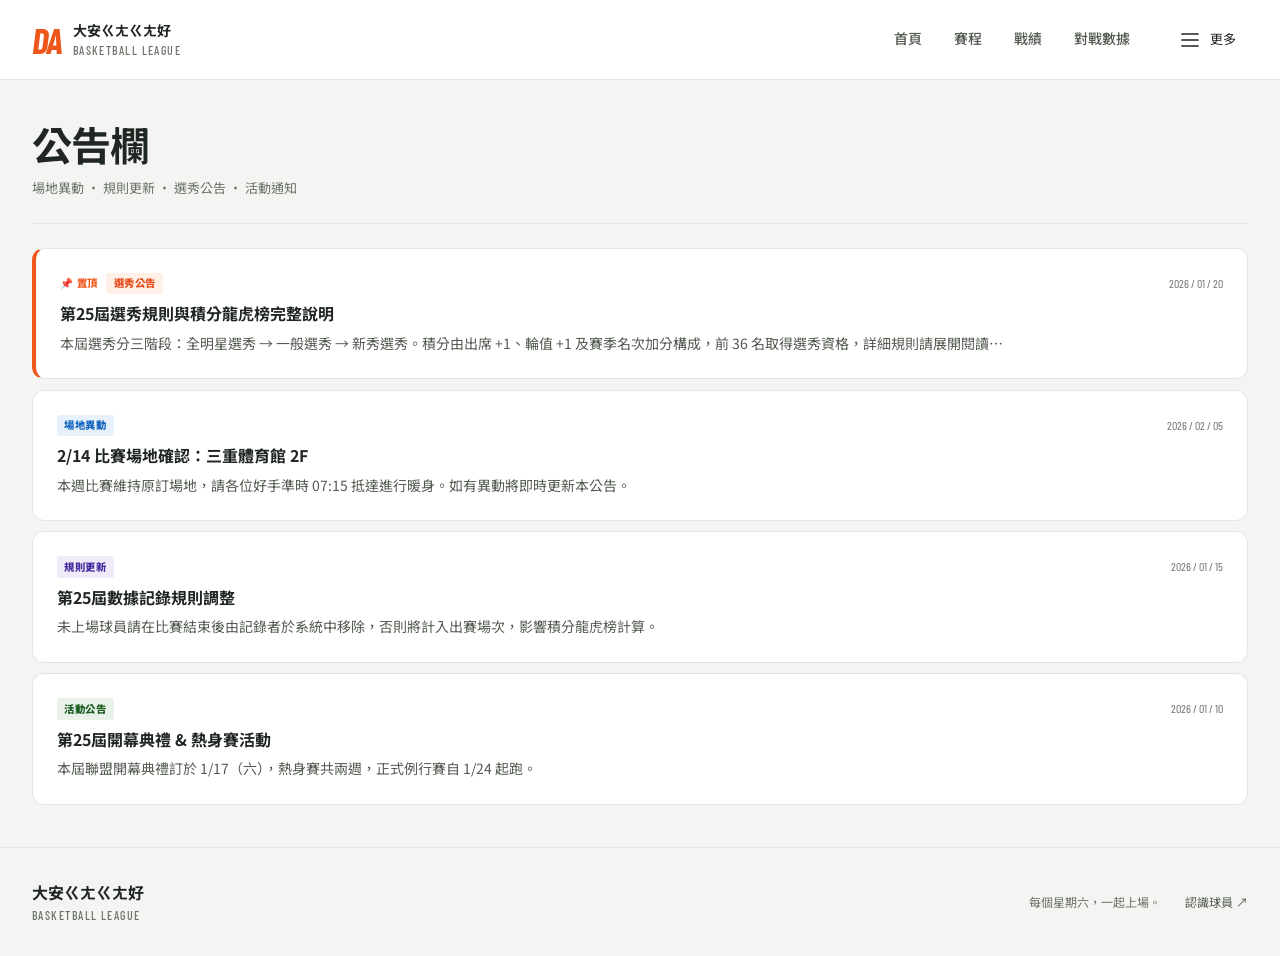
<file: announce.html>
<!DOCTYPE html>
<html lang="zh-TW">
<head>
<meta charset="UTF-8">
<meta name="viewport" content="width=device-width, initial-scale=1.0">
<title>公告欄 — 大安ㄍㄤㄍㄤ好籃球聯盟</title>
<link rel="preconnect" href="https://fonts.googleapis.com">
<link rel="preconnect" href="https://fonts.gstatic.com" crossorigin>
<link href="https://fonts.googleapis.com/css2?family=Noto+Sans+TC:wght@400;500;700&family=Barlow+Condensed:wght@500;700&display=swap" rel="stylesheet">
<link rel="stylesheet" href="shared-styles.css?v=202610232335-reskin1">
<link rel="stylesheet" href="site-theme.css?v=202610232335-names1">
<link rel="manifest" href="manifest.json">
<meta name="theme-color" content="#ed571b">
<meta name="apple-mobile-web-app-capable" content="yes">
<meta name="apple-mobile-web-app-status-bar-style" content="black">
<meta name="apple-mobile-web-app-title" content="大安籃球">
<link rel="apple-touch-icon" href="icons/icon-192.png">
<link rel="icon" href="icons/icon-192.png">
</head>
<body class="page-announce">

<nav id="top-nav"></nav>
<nav class="bottom-nav" id="bottom-nav"></nav>

<div class="wrap">
  <div class="ann-hero">
    <h2>公告欄</h2><p>場地異動 · 規則更新 · 選秀公告 · 活動通知</p>
  </div>
  <div class="ann-card pinned">
    <div class="ann-meta"><span class="ann-pin">📌 置頂</span><span class="ann-cat draft">選秀公告</span><span class="ann-date">2026 / 01 / 20</span></div>
    <div class="ann-title">第25屆選秀規則與積分龍虎榜完整說明</div>
    <div class="ann-excerpt">本屆選秀分三階段：全明星選秀 → 一般選秀 → 新秀選秀。積分由出席 +1、輪值 +1 及賽季名次加分構成，前 36 名取得選秀資格，詳細規則請展開閱讀…</div>
  </div>
  <div class="ann-card">
    <div class="ann-meta"><span class="ann-cat venue">場地異動</span><span class="ann-date">2026 / 02 / 05</span></div>
    <div class="ann-title">2/14 比賽場地確認：三重體育館 2F</div>
    <div class="ann-excerpt">本週比賽維持原訂場地，請各位好手準時 07:15 抵達進行暖身。如有異動將即時更新本公告。</div>
  </div>
  <div class="ann-card">
    <div class="ann-meta"><span class="ann-cat rule">規則更新</span><span class="ann-date">2026 / 01 / 15</span></div>
    <div class="ann-title">第25屆數據記錄規則調整</div>
    <div class="ann-excerpt">未上場球員請在比賽結束後由記錄者於系統中移除，否則將計入出賽場次，影響積分龍虎榜計算。</div>
  </div>
  <div class="ann-card">
    <div class="ann-meta"><span class="ann-cat event">活動公告</span><span class="ann-date">2026 / 01 / 10</span></div>
    <div class="ann-title">第25屆開幕典禮 & 熱身賽活動</div>
    <div class="ann-excerpt">本屆聯盟開幕典禮訂於 1/17（六），熱身賽共兩週，正式例行賽自 1/24 起跑。</div>
  </div>
</div>

<script src="shared-app.js?v=202610232335-names1"></script>
</body>
</html>
</file>
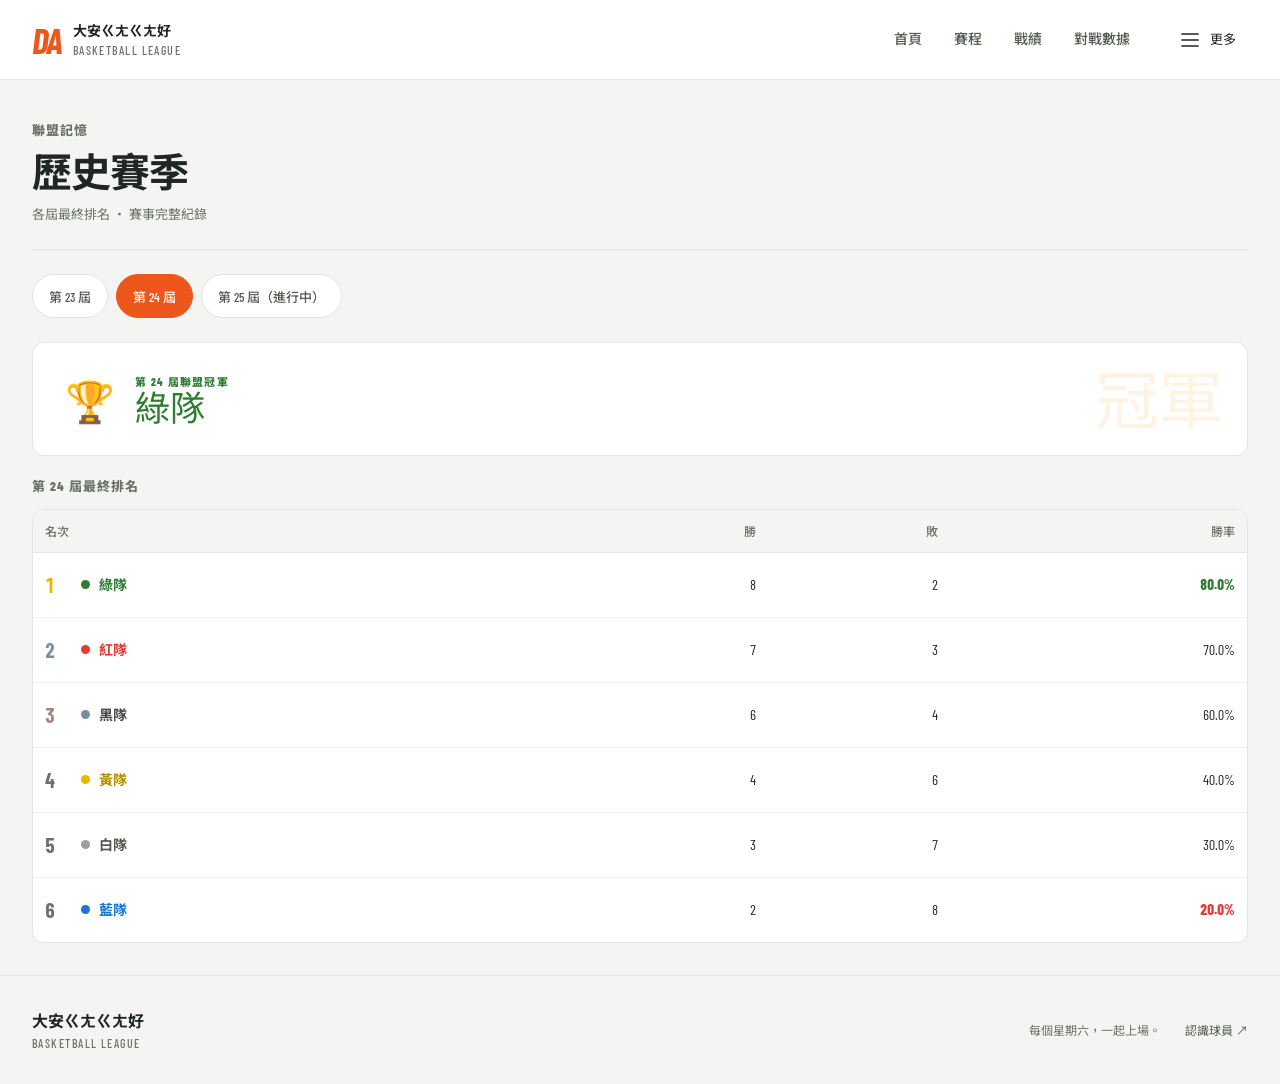
<file: history.html>
<!DOCTYPE html>
<html lang="zh-TW">
<head>
<meta charset="UTF-8">
<meta name="viewport" content="width=device-width, initial-scale=1.0">
<title>歷史賽季 — 大安ㄍㄤㄍㄤ好籃球聯盟</title>
<link rel="preconnect" href="https://fonts.googleapis.com">
<link rel="preconnect" href="https://fonts.gstatic.com" crossorigin>
<link href="https://fonts.googleapis.com/css2?family=Noto+Sans+TC:wght@400;500;700&family=Barlow+Condensed:wght@500;700&display=swap" rel="stylesheet">
<link rel="stylesheet" href="shared-styles.css?v=202610232335-reskin1">
<link rel="stylesheet" href="site-theme.css?v=202610232335-names1">
<link rel="manifest" href="manifest.json">
<meta name="theme-color" content="#ed571b">
<meta name="apple-mobile-web-app-capable" content="yes">
<meta name="apple-mobile-web-app-status-bar-style" content="black">
<meta name="apple-mobile-web-app-title" content="大安籃球">
<link rel="apple-touch-icon" href="icons/icon-192.png">
<link rel="icon" href="icons/icon-192.png">
</head>
<body class="page-history">

<nav id="top-nav"></nav>
<nav class="bottom-nav" id="bottom-nav"></nav>

<div class="wrap">
  <div class="hist-hero">
    <div class="hist-hero-bg"></div>
    <div class="hist-hero-content">
      <div class="eyebrow">聯盟記憶</div>
      <h2>歷史賽季</h2>
      <p>各屆最終排名 · 賽事完整紀錄</p>
    </div>
  </div>
  <div class="season-tabs">
    <button class="stab2">第 23 屆</button>
    <button class="stab2 active">第 24 屆</button>
    <button class="stab2">第 25 屆（進行中）</button>
  </div>
  <div class="champ-card">
    <div class="champ-trophy">🏆</div>
    <div><div class="champ-lbl">第 24 屆聯盟冠軍</div><div class="champ-name">綠隊</div></div>
  </div>
  <div class="label">第 24 屆最終排名</div>
  <div class="card">
    <table class="st-table">
      <thead><tr><th>名次</th><th>勝</th><th>敗</th><th>勝率</th></tr></thead>
      <tbody>
        <tr><td><div class="st-team"><span class="st-rank r1">1</span><span class="dot d-green"></span><span class="c-green">綠隊</span></div></td><td>8</td><td>2</td><td class="pct-g">80.0%</td></tr>
        <tr><td><div class="st-team"><span class="st-rank r2">2</span><span class="dot d-red"></span><span class="c-red">紅隊</span></div></td><td>7</td><td>3</td><td>70.0%</td></tr>
        <tr><td><div class="st-team"><span class="st-rank r3">3</span><span class="dot d-black"></span><span class="c-black">黑隊</span></div></td><td>6</td><td>4</td><td>60.0%</td></tr>
        <tr><td><div class="st-team"><span class="st-rank">4</span><span class="dot d-yellow"></span><span class="c-yellow">黃隊</span></div></td><td>4</td><td>6</td><td>40.0%</td></tr>
        <tr><td><div class="st-team"><span class="st-rank">5</span><span class="dot d-white"></span><span class="c-white">白隊</span></div></td><td>3</td><td>7</td><td>30.0%</td></tr>
        <tr><td><div class="st-team"><span class="st-rank">6</span><span class="dot d-blue"></span><span class="c-blue">藍隊</span></div></td><td>2</td><td>8</td><td class="pct-b">20.0%</td></tr>
      </tbody>
    </table>
  </div>
</div>

<script src="shared-app.js?v=202610232335-names1"></script>
</body>
</html>
</file>
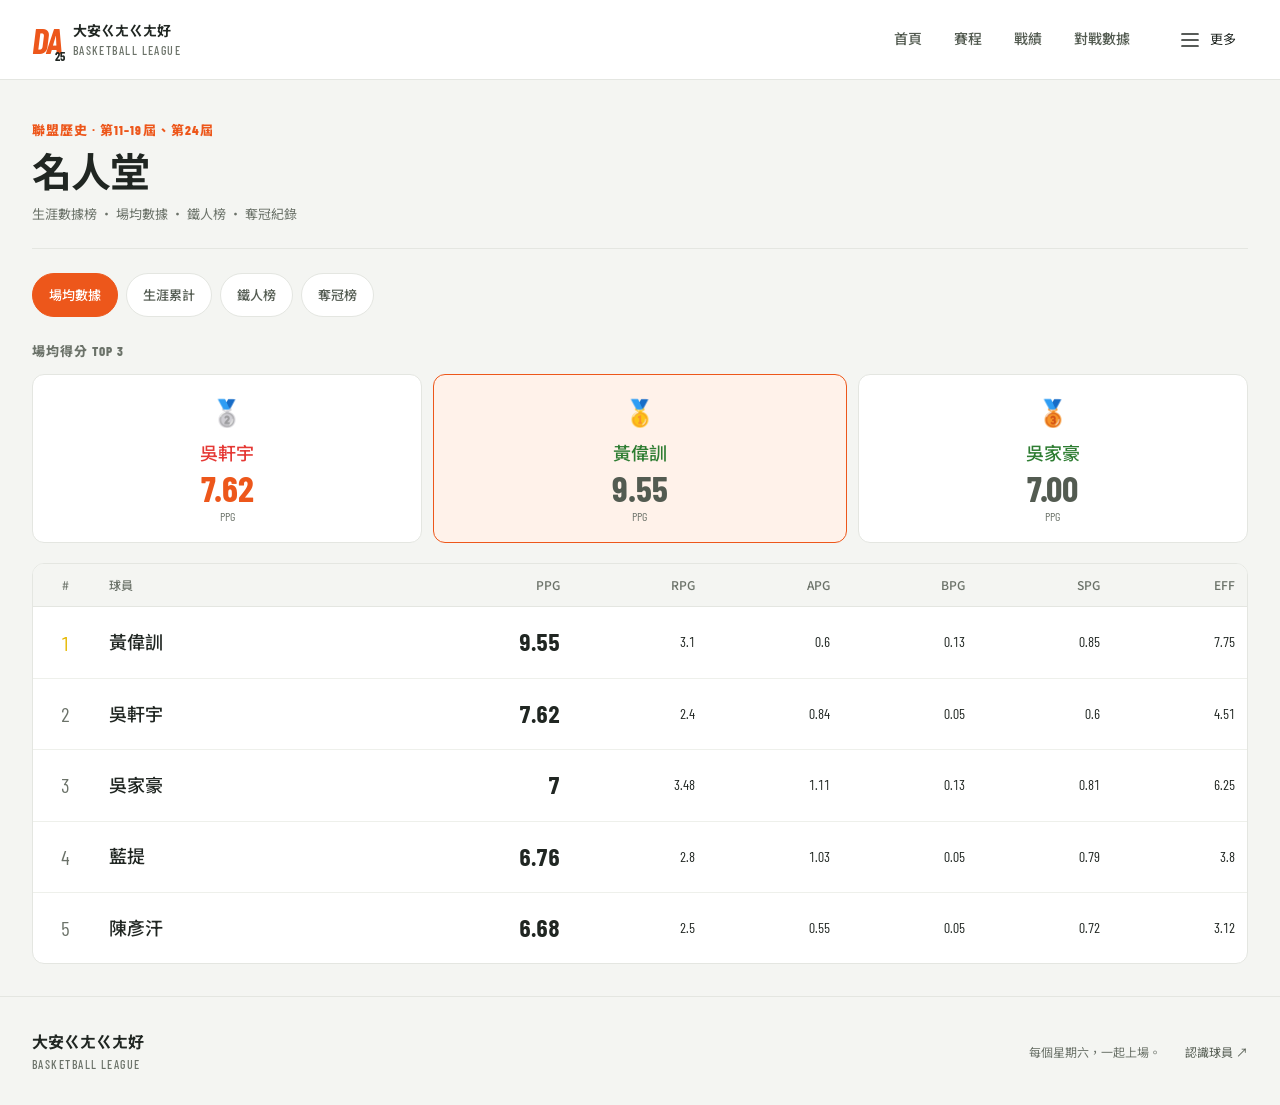
<file: hof.html>
<!DOCTYPE html>
<html lang="zh-TW">
<head>
<meta charset="UTF-8">
<meta name="viewport" content="width=device-width, initial-scale=1.0">
<title>名人堂 — 大安ㄍㄤㄍㄤ好籃球聯盟</title>
<link rel="preconnect" href="https://fonts.googleapis.com">
<link rel="preconnect" href="https://fonts.gstatic.com" crossorigin>
<link href="https://fonts.googleapis.com/css2?family=Noto+Sans+TC:wght@400;500;700&family=Barlow+Condensed:wght@500;700&display=swap" rel="stylesheet">
<link rel="stylesheet" href="shared-styles.css?v=202610232335-reskin1">
<link rel="stylesheet" href="site-theme.css?v=202610232335-names1">
<link rel="manifest" href="manifest.json">
<meta name="theme-color" content="#ed571b">
<meta name="apple-mobile-web-app-capable" content="yes">
<meta name="apple-mobile-web-app-status-bar-style" content="black">
<meta name="apple-mobile-web-app-title" content="大安籃球">
<link rel="apple-touch-icon" href="icons/icon-192.png">
<link rel="icon" href="icons/icon-192.png">
</head>
<body class="page-hof">

<nav id="top-nav"></nav>
<nav class="bottom-nav" id="bottom-nav"></nav>

<div class="wrap">
  <div id="hero-container"></div>
  <div id="hof-content">
    <!-- 由 page-hof.js 動態渲染 -->
  </div>
</div>

<script src="shared-app.js?v=202610232335-names1"></script>
<script src="js/mock-data.js?v=202610232335-reskin1"></script>
<script src="js/api.js?v=202610232335-reskin1"></script>
<script src="js/page-hof.js?v=202610232335-names1"></script>
</body>
</html>
</file>
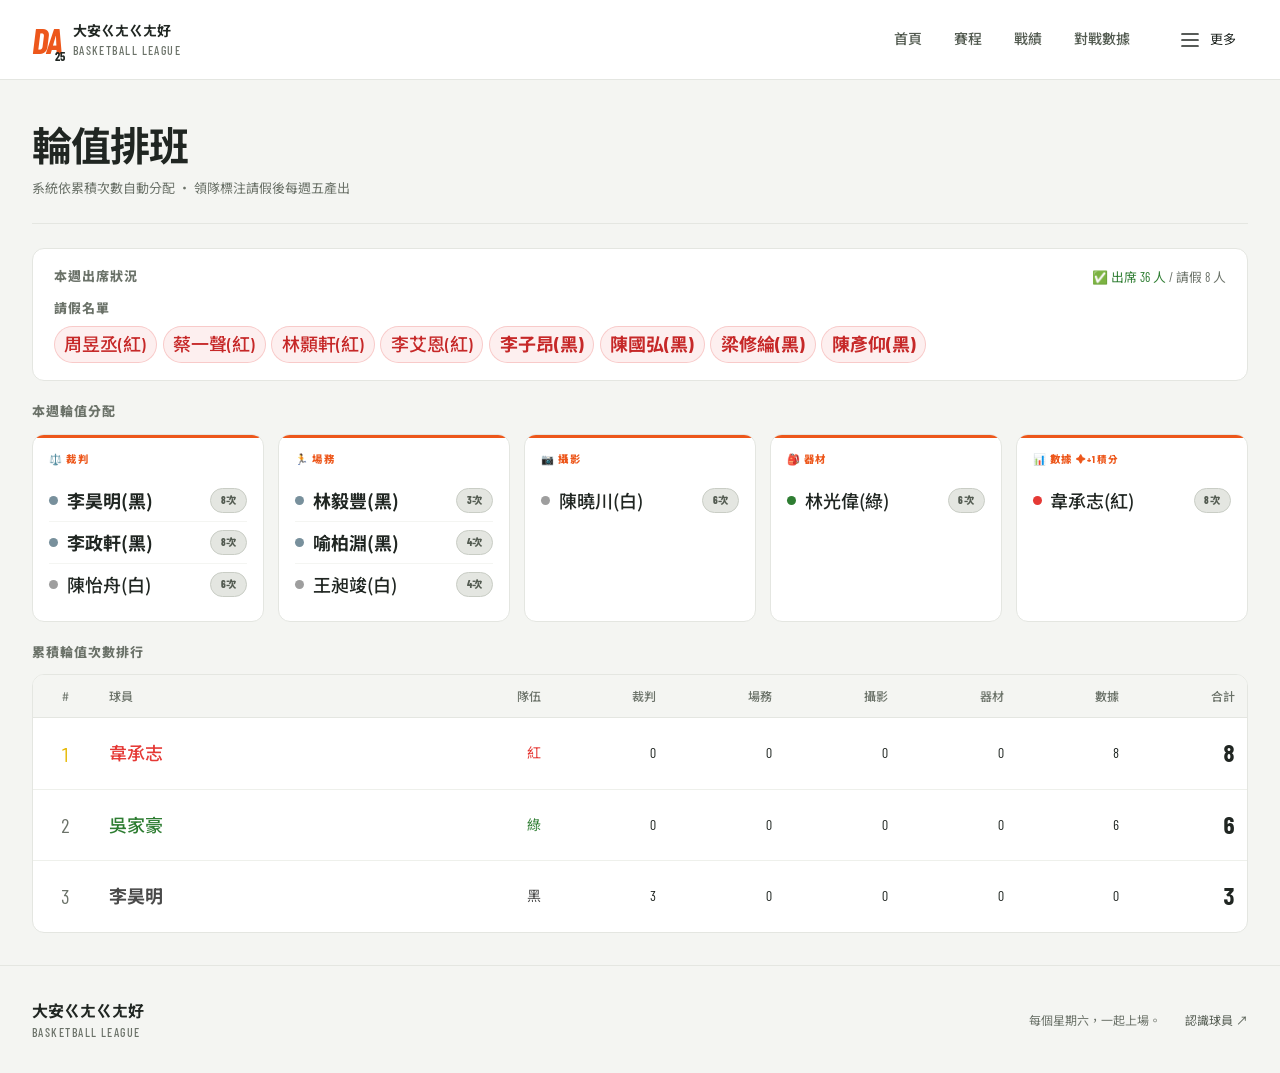
<file: rotation.html>
<!DOCTYPE html>
<html lang="zh-TW">
<head>
<meta charset="UTF-8">
<meta name="viewport" content="width=device-width, initial-scale=1.0">
<title>輪值排班 — 大安ㄍㄤㄍㄤ好籃球聯盟</title>
<link rel="preconnect" href="https://fonts.googleapis.com">
<link rel="preconnect" href="https://fonts.gstatic.com" crossorigin>
<link href="https://fonts.googleapis.com/css2?family=Noto+Sans+TC:wght@400;500;700&family=Barlow+Condensed:wght@500;700&display=swap" rel="stylesheet">
<link rel="stylesheet" href="shared-styles.css?v=202610232335-reskin1">
<link rel="stylesheet" href="site-theme.css?v=202610232335-names1">
<link rel="manifest" href="manifest.json">
<meta name="theme-color" content="#ed571b">
<meta name="apple-mobile-web-app-capable" content="yes">
<meta name="apple-mobile-web-app-status-bar-style" content="black">
<meta name="apple-mobile-web-app-title" content="大安籃球">
<link rel="apple-touch-icon" href="icons/icon-192.png">
<link rel="icon" href="icons/icon-192.png">
</head>
<body class="page-rotation">

<nav id="top-nav"></nav>
<nav class="bottom-nav" id="bottom-nav"></nav>

<div class="wrap">
  <div id="hero-container"></div>
  <div id="rotation-content">
    <!-- 由 page-rotation.js 動態渲染 -->
  </div>
</div>

<script src="shared-app.js?v=202610232335-names1"></script>
<script src="js/mock-data.js?v=202610232335-reskin1"></script>
<script src="js/api.js?v=202610232335-reskin1"></script>
<script src="js/page-rotation.js?v=202610232335-names1"></script>
</body>
</html>
</file>
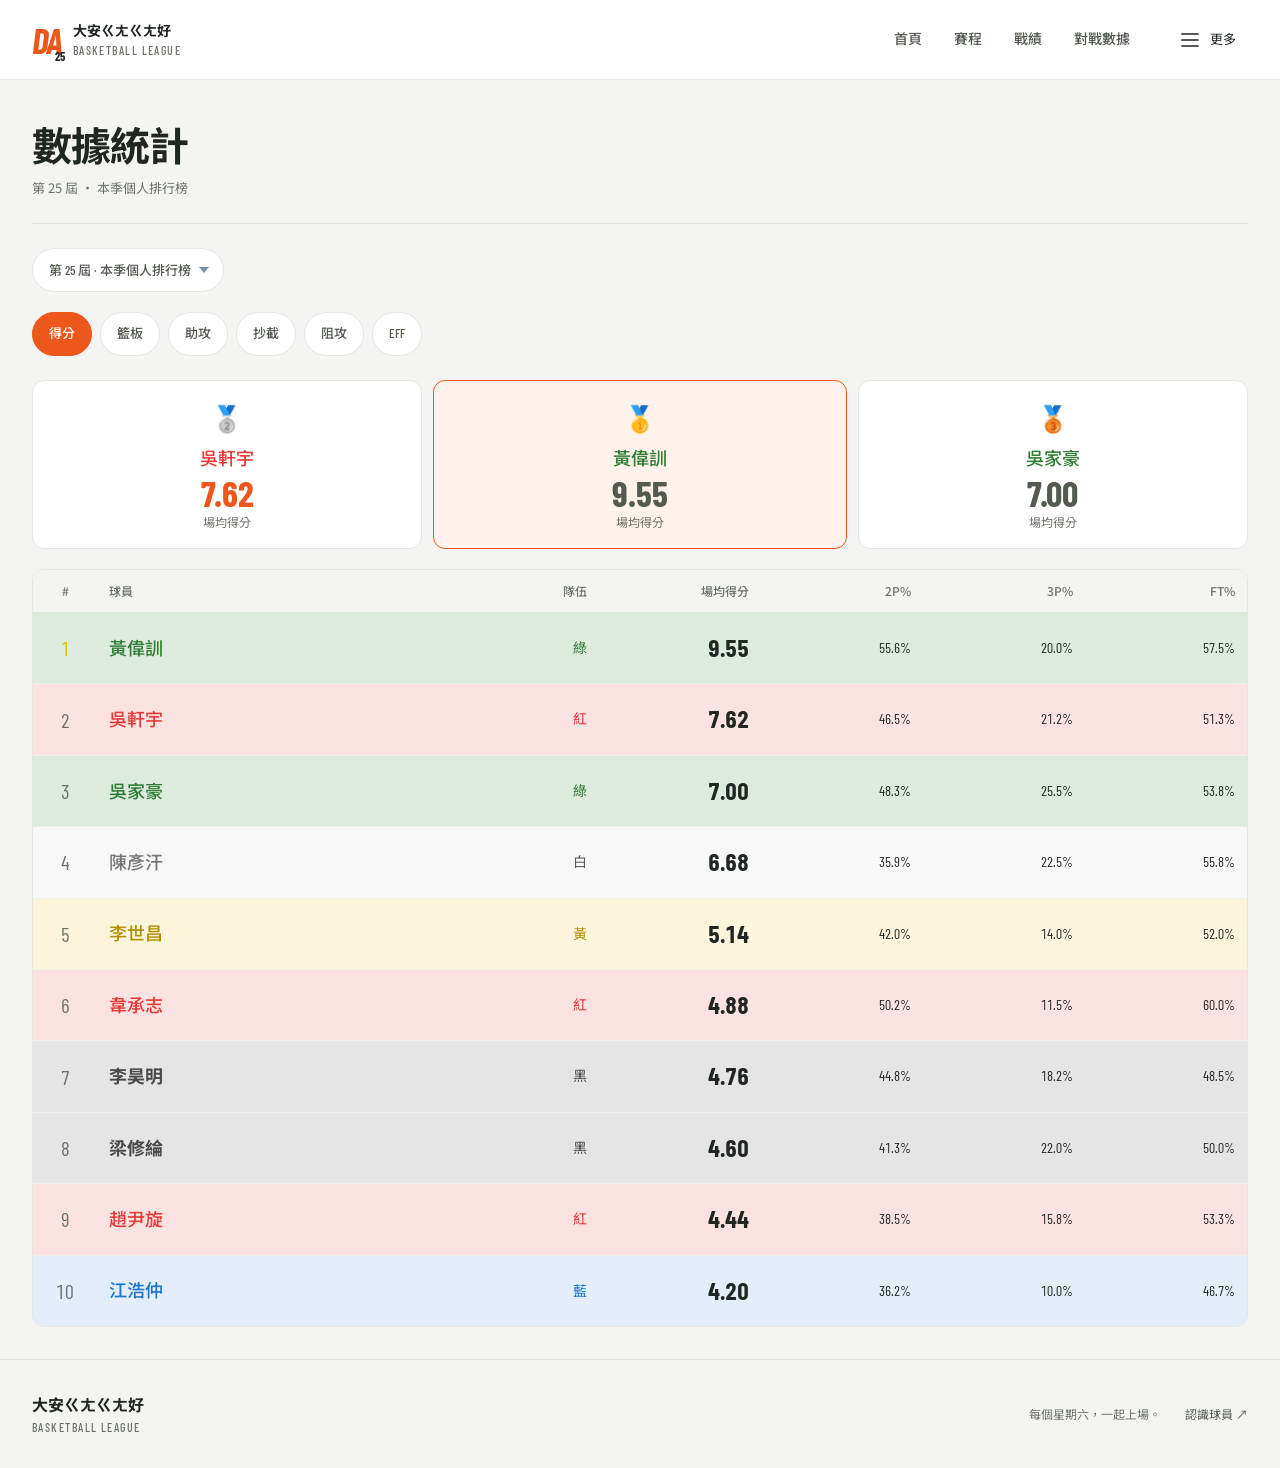
<file: stats.html>
<!DOCTYPE html>
<html lang="zh-TW">
<head>
<meta charset="UTF-8">
<meta name="viewport" content="width=device-width, initial-scale=1.0">
<title>數據統計 — 大安ㄍㄤㄍㄤ好籃球聯盟</title>
<link rel="preconnect" href="https://fonts.googleapis.com">
<link rel="preconnect" href="https://fonts.gstatic.com" crossorigin>
<link href="https://fonts.googleapis.com/css2?family=Noto+Sans+TC:wght@400;500;700&family=Barlow+Condensed:wght@500;700&display=swap" rel="stylesheet">
<link rel="stylesheet" href="shared-styles.css?v=202610232335-reskin1">
<link rel="stylesheet" href="site-theme.css?v=202610232335-names1">
<link rel="manifest" href="manifest.json">
<meta name="theme-color" content="#ed571b">
<meta name="apple-mobile-web-app-capable" content="yes">
<meta name="apple-mobile-web-app-status-bar-style" content="black">
<meta name="apple-mobile-web-app-title" content="大安籃球">
<link rel="apple-touch-icon" href="icons/icon-192.png">
<link rel="icon" href="icons/icon-192.png">
</head>
<body class="page-stats">

<nav id="top-nav"></nav>
<nav class="bottom-nav" id="bottom-nav"></nav>

<div class="wrap">
  <div class="stats-hero">
    <h2>數據統計</h2><p id="hero-sub">本季個人排行榜</p>
  </div>

  <!-- 賽季選擇 -->
  <div class="season-select-wrap">
    <select class="season-select" id="season-select"></select>
  </div>

  <!-- 分類 tabs -->
  <div class="stat-tabs" id="stat-tabs">
    <div class="stab active" data-panel="s-scoring">得分</div>
    <div class="stab" data-panel="s-rebound">籃板</div>
    <div class="stab" data-panel="s-assist">助攻</div>
    <div class="stab" data-panel="s-steal">抄截</div>
    <div class="stab" data-panel="s-block">阻攻</div>
    <div class="stab" data-panel="s-eff">EFF</div>
  </div>

  <!-- Stats content (panels — preserved as template, replaced during loading) -->
  <div id="stats-content">
    <!-- 得分 -->
    <div id="s-scoring">
      <div class="podium" id="pod-scoring"></div>
      <div class="card" style="overflow-x:auto">
        <table class="stat-table">
          <thead><tr><th>#</th><th>球員</th><th>隊伍</th><th>場均得分</th><th>2P%</th><th>3P%</th><th>FT%</th></tr></thead>
          <tbody id="tb-scoring"></tbody>
        </table>
      </div>
    </div>
    <!-- 籃板 -->
    <div id="s-rebound" style="display:none">
      <div class="podium" id="pod-rebound"></div>
      <div class="card" style="overflow-x:auto">
        <table class="stat-table">
          <thead><tr><th>#</th><th>球員</th><th>隊伍</th><th>場均籃板</th><th>進攻</th><th>防守</th></tr></thead>
          <tbody id="tb-rebound"></tbody>
        </table>
      </div>
    </div>
    <!-- 助攻 -->
    <div id="s-assist" style="display:none">
      <div class="podium" id="pod-assist"></div>
      <div class="card" style="overflow-x:auto">
        <table class="stat-table">
          <thead><tr><th>#</th><th>球員</th><th>隊伍</th><th>場均助攻</th></tr></thead>
          <tbody id="tb-assist"></tbody>
        </table>
      </div>
    </div>
    <!-- 抄截 -->
    <div id="s-steal" style="display:none">
      <div class="podium" id="pod-steal"></div>
      <div class="card" style="overflow-x:auto">
        <table class="stat-table">
          <thead><tr><th>#</th><th>球員</th><th>隊伍</th><th>場均抄截</th></tr></thead>
          <tbody id="tb-steal"></tbody>
        </table>
      </div>
    </div>
    <!-- 阻攻 -->
    <div id="s-block" style="display:none">
      <div class="podium" id="pod-block"></div>
      <div class="card" style="overflow-x:auto">
        <table class="stat-table">
          <thead><tr><th>#</th><th>球員</th><th>隊伍</th><th>場均阻攻</th></tr></thead>
          <tbody id="tb-block"></tbody>
        </table>
      </div>
    </div>
    <!-- EFF -->
    <div id="s-eff" style="display:none">
      <div class="podium" id="pod-eff"></div>
      <div class="card" style="overflow-x:auto">
        <table class="stat-table">
          <thead><tr><th>#</th><th>球員</th><th>隊伍</th><th>EFF</th></tr></thead>
          <tbody id="tb-eff"></tbody>
        </table>
      </div>
    </div>
  </div>
</div>

<script src="shared-app.js?v=202610232335-names1"></script>
<script src="js/mock-data.js?v=202610232335-reskin1"></script>
<script src="js/api.js?v=202610232335-reskin1"></script>
<script src="js/page-stats.js?v=202610232335-reskin1"></script>
</body>
</html>
</file>
<file: shared-styles.css>
/* ══════════════════════════════════════
   大安ㄍㄤㄍㄤ好籃球聯盟 — 共用樣式
   ══════════════════════════════════════ */

:root {
  --navy:      #0f1b2d;
  --navy2:     #162035;
  --navy3:     #1e2d45;
  --navy4:     #243350;

  --orange:    #f96a1a;
  --orange2:   #ff8c3f;
  --orange-lt: #ffecd9;

  --cream:     #fdf8f0;
  --warm1:     #f5efe4;
  --warm2:     #ede3d2;
  --warm3:     #d4c4a8;

  --txt-dark:  #0f1b2d;
  --txt-mid:   #3a4a60;
  --txt-light: #7a8fa8;

  --red:    #e53935;
  --blue:   #1976d2;
  --green:  #2e7d32;
  --yellow: #e6b800;
  --silver: #4a4a4a;
  --white-t: #9e9e9e;

  --r:    14px;
  --r-sm: 8px;

  --font-hero: 'Anton', sans-serif;
  --font-disp: 'Bebas Neue', sans-serif;
  --font-cond: 'Barlow Condensed', sans-serif;
  --font-body: 'Noto Sans TC', sans-serif;
}

* { box-sizing: border-box; margin: 0; padding: 0; }
html { scroll-behavior: smooth; }

body {
  background: var(--cream);
  color: var(--txt-dark);
  font-family: var(--font-body);
  min-height: 100vh;
  overflow-x: hidden;
}

/* ──────────────── NAV ──────────────── */
/* ── TOP NAV (desktop) ── */
nav#top-nav {
  position: sticky; top: 0; z-index: 200;
  height: 58px;
  display: flex; align-items: center;
  padding: 0 1.5rem;
  background: var(--navy);
  box-shadow: 0 2px 20px rgba(15,27,45,.4);
  gap: 0;
}
.nav-logo {
  font-family: var(--font-disp);
  font-size: 1.35rem; letter-spacing: .08em;
  color: var(--orange); white-space: nowrap;
  margin-right: 1.5rem; flex-shrink: 0;
}
.nav-links { display: flex; list-style: none; gap: 0; overflow-x: auto; flex: 1; }
.nav-links::-webkit-scrollbar { display: none; }
.nav-links li a {
  display: block; padding: 0 .85rem; line-height: 58px;
  font-family: var(--font-cond); font-size: .85rem; font-weight: 700;
  letter-spacing: .06em; color: rgba(255,255,255,.5); text-decoration: none;
  white-space: nowrap; border-bottom: 3px solid transparent;
  transition: color .18s, border-color .18s;
}
.nav-links li a:hover { color: rgba(255,255,255,.9); }
.nav-links li a.active { color: var(--orange); border-bottom-color: var(--orange); }

/* ── BOTTOM NAV (mobile ≤680px) ── */
.bottom-nav {
  display: none;
  position: fixed; bottom: 0; left: 0; right: 0; z-index: 300;
  background: var(--navy);
  border-top: 1px solid rgba(255,255,255,.1);
  box-shadow: 0 -4px 20px rgba(0,0,0,.3);
  height: 60px;
  overflow-x: auto; overflow-y: hidden;
  -webkit-overflow-scrolling: touch;
}
.bottom-nav::-webkit-scrollbar { display: none; }
.bottom-nav-inner {
  display: flex; align-items: stretch;
  height: 100%; min-width: max-content;
  padding: 0 .25rem;
}
.bottom-nav-inner a {
  display: flex; flex-direction: column; align-items: center; justify-content: center;
  padding: 0 .9rem; gap: .15rem;
  font-family: var(--font-cond); font-size: .65rem; font-weight: 800; letter-spacing: .04em;
  color: rgba(255,255,255,.45); text-decoration: none; white-space: nowrap;
  border-top: 3px solid transparent;
  transition: color .15s, border-color .15s;
  min-width: 52px;
}
.bottom-nav-inner a .bn-icon { font-size: 1.1rem; line-height: 1; }
.bottom-nav-inner a:hover { color: rgba(255,255,255,.8); }
.bottom-nav-inner a.active { color: var(--orange); border-top-color: var(--orange); }

/* Mobile-first: top nav hidden by default, bottom nav always shown */
nav#top-nav { display: none; }
.bottom-nav { display: block; }
body { padding-bottom: 64px; }
/* Desktop: restore top nav, hide bottom nav */
@media (min-width: 700px) {
  nav#top-nav { display: flex; }
  .bottom-nav { display: none; }
  body { padding-bottom: 0; }
}

/* ──────────────── PAGE ──────────────── */
@keyframes fadeUp { from { opacity:0; transform:translateY(10px); } to { opacity:1; transform:none; } }
.wrap { max-width: 1080px; margin: 0 auto; padding: 2.5rem 1.5rem 5rem; animation: fadeUp .3s ease; }

/* ──────────────── TYPE ──────────────── */
.eyebrow {
  font-family: var(--font-cond); font-size: .7rem; font-weight: 800;
  letter-spacing: .18em; color: var(--orange); text-transform: uppercase; margin-bottom: .35rem;
}
.label {
  font-family: var(--font-cond); font-size: .68rem; font-weight: 800;
  letter-spacing: .14em; color: var(--txt-light); text-transform: uppercase; margin-bottom: .65rem;
}

/* ──────────────── CARD ──────────────── */
.card {
  background: #fff;
  border-radius: var(--r);
  box-shadow: 0 2px 12px rgba(15,27,45,.08), 0 0 0 1px rgba(15,27,45,.05);
}
/* ──────────────── BADGE ──────────────── */
.badge {
  display: inline-flex; align-items: center; gap: .2rem;
  padding: .2rem .6rem; border-radius: 20px;
  font-family: var(--font-cond); font-size: .68rem; font-weight: 800; letter-spacing: .05em;
}
.bw  { background: rgba(46,125,50,.12);  color: #2e7d32; border: 1px solid rgba(46,125,50,.2); }
.bl  { background: rgba(229,57,53,.1);   color: #c62828; border: 1px solid rgba(229,57,53,.18); }
.bs  { background: rgba(249,106,26,.12); color: var(--orange); border: 1px solid rgba(249,106,26,.22); }
.bn  { background: rgba(25,118,210,.1);  color: #1565c0; border: 1px solid rgba(25,118,210,.18); }
.br  { background: rgba(84,110,122,.1);  color: #4a4a4a; border: 1px solid rgba(84,110,122,.18); }
.bk  { background: var(--warm2); color: var(--txt-mid); border: 1px solid var(--warm3); font-size: .65rem; }

/* ──────────────── TEAM COLORS ──────────────── */
.c-red    { color: var(--red); }
.c-black  { color: #4a4a4a; }
.c-blue   { color: var(--blue); }
.c-green  { color: var(--green); }
.c-yellow { color: #b38f00; }
.c-white  { color: var(--white-t); }

.dot { width: 9px; height: 9px; border-radius: 50%; display: inline-block; flex-shrink: 0; }
.d-red    { background: var(--red); }
.d-black  { background: #78909c; }
.d-blue   { background: var(--blue); }
.d-green  { background: var(--green); }
.d-yellow { background: #e6b800; }
.d-white  { background: #9e9e9e; }

/* ──────────────── SHARED COMPONENTS ──────────────── */

/* see-more link */
.see-more-link {
  font-family: var(--font-cond); font-size: .72rem; font-weight: 800;
  letter-spacing: .04em; color: var(--orange); text-decoration: none;
}
.see-more-link:hover { text-decoration: underline; }

/* pulse animation */
@keyframes pulse { 0%,100%{box-shadow:0 0 0 0 rgba(249,106,26,.4)} 50%{box-shadow:0 0 0 10px rgba(249,106,26,0)} }

/* stat table (shared across stats, rotation, history, hof) */
.stat-table { width:100%; border-collapse:collapse; }
.stat-table th {
  font-family:var(--font-cond); font-size:.65rem; font-weight:800;
  letter-spacing:.1em; color:var(--txt-light); text-transform:uppercase;
  padding:.55rem .9rem; border-bottom:2px solid var(--warm1); text-align:center;
}
.stat-table th:nth-child(2) { text-align:left; }
.stat-table td { padding:.68rem .9rem; text-align:center; font-family:var(--font-cond); font-size:.88rem; border-bottom:1px solid var(--warm1); transition:background .15s; }
.stat-table td:nth-child(2) { text-align:left; }
.stat-table tr:last-child td { border-bottom:none; }
.stat-table tr:hover td { background:var(--warm1); }
.srank { font-family:var(--font-disp); font-size:1rem; color:var(--txt-light); }
.srank.gold { color:#e6b800; }
.sval { font-family:var(--font-disp); font-size:1.05rem; color:var(--txt-dark); }

/* podium */
.podium { display:grid; grid-template-columns:1fr 1.06fr 1fr; gap:.7rem; margin-bottom:1.25rem; align-items:end; }
.pod-card {
  border-radius:var(--r); padding:1.3rem 1rem; text-align:center;
  box-shadow:0 2px 12px rgba(0,0,0,.08);
}
.pod-card.p1 { background:linear-gradient(160deg,#fffde7,#fff8e1); border:1.5px solid #e6b800; }
.pod-card.p2 { background:linear-gradient(160deg,#f5f5f5,#ececec); border:1px solid #b0bec5; }
.pod-card.p3 { background:linear-gradient(160deg,#fbe9e7,#fff3e0); border:1px solid #a1887f; }
.pod-medal { font-size:1.6rem; display:block; margin-bottom:.4rem; }
.pod-name { font-family:var(--font-disp); font-size:1.1rem; color:var(--txt-dark); margin-bottom:.15rem; }
.pod-val { font-family:var(--font-hero); font-size:2rem; line-height:1; }
.pod-val.g { color:#e6b800; } .pod-val.s { color:#4a4a4a; } .pod-val.b { color:#a1887f; }
.pod-unit { font-family:var(--font-cond); font-size:.68rem; color:var(--txt-light); margin-top:.1rem; letter-spacing:.06em; }

/* standings table */
.st-table { width: 100%; border-collapse: collapse; }
.st-table th {
  font-family:var(--font-cond); font-size:.65rem; font-weight:800;
  letter-spacing:.12em; color:var(--txt-light); text-transform:uppercase;
  padding:.6rem .9rem; border-bottom: 2px solid var(--warm1); text-align:center;
}
.st-table th:first-child { text-align:left; }
.st-table td { padding:.78rem .9rem; text-align:center; font-family:var(--font-cond); font-size:.92rem; border-bottom: 1px solid var(--warm1); transition: background .15s; }
.st-table td:first-child { text-align:left; }
.st-table tr:last-child td { border-bottom:none; }
.st-table tr:hover td { background: var(--warm1); }
.st-team { display:flex; align-items:center; gap:.6rem; font-weight:700; }
.st-rank { font-family:var(--font-disp); font-size:1.05rem; min-width:26px; color:var(--txt-light); }
.st-rank.r1{color:#e6b800} .st-rank.r2{color:#78909c} .st-rank.r3{color:#a1887f}
.pct-g { color:var(--green); font-weight:800; }
.pct-b { color:var(--red); font-weight:800; }
.st-hist { display:flex; align-items:center; gap:2px; justify-content:center; flex-wrap:nowrap; }
.st-hist .wl-dot { width:16px; height:16px; font-size:.5rem; border-radius:3px; }
/* 手機版：近況列隱藏桌面欄，改為隊伍下方獨立列 */
.st-row-hist-mobile { display:none; }
@media (max-width: 600px) {
  .st-hist-cell { display:none !important; }
  .st-row-hist-mobile { display:table-row; }
  .st-row-hist-mobile td { padding:.1rem .9rem .65rem; border-bottom:1px solid var(--warm1); }
  .st-row-hist-mobile .st-hist { justify-content:flex-start; gap:3px; }
  .st-row-main td { border-bottom:none; }
}
.st-hist-label { display:none; font-family:var(--font-cond); font-size:.6rem; font-weight:800; color:var(--txt-light); letter-spacing:.06em; margin-right:4px; }
@media (max-width: 600px) { .st-hist-label { display:inline; } }

/* ──────── UTILS ──────── */
.row { display:flex; align-items:center; }
.between { justify-content:space-between; }
.gap { gap:1rem; }
.mt { margin-top:1.5rem; } .mt-sm { margin-top:.85rem; }
.mb { margin-bottom:1.25rem; } .mb-sm { margin-bottom:.75rem; }
.txt3 { color:var(--txt-light); }
.fs-sm { font-size:.8rem; }
.cond { font-family:var(--font-cond); }
.disp { font-family:var(--font-disp); }
.fw7  { font-weight:700; }

/* ═══════════════════════════════════
   HOME PAGE STYLES
═══════════════════════════════════ */

/* SCHED TITLE BLOCK */
.sched-title-block {
  background: var(--navy);
  border-radius: var(--r);
  padding: 1rem 1.1rem .85rem;
  margin-bottom: .85rem;
}
.stb-row1 {
  display: flex; align-items: baseline; justify-content: space-between;
  margin-bottom: .35rem;
}
.stb-left { display: flex; align-items: baseline; gap: .55rem; }
.stb-phase {
  font-family: var(--font-disp); font-size: 1.5rem; letter-spacing: .06em;
  color: var(--orange2); line-height: 1;
}
.stb-week {
  font-family: var(--font-cond); font-size: .8rem; font-weight: 700;
  color: rgba(255,255,255,.5); letter-spacing: .06em;
}
.stb-row1 .see-more-link { color: rgba(255,255,255,.4); font-size: .72rem; }
.stb-row2 {
  display: flex; flex-direction: column; gap: .2rem;
  margin-bottom: .7rem;
}
.stb-date {
  font-family: var(--font-disp); font-size: 1.6rem; letter-spacing: .04em;
  color: #fff; line-height: 1.1;
}
.stb-loc {
  font-family: var(--font-cond); font-size: 1rem; font-weight: 700;
  color: rgba(255,255,255,.65); letter-spacing: .04em;
}
.stb-row3 { display: flex; gap: .4rem; }

/* game grid */
.game-grid {
  display: grid;
  grid-template-columns: repeat(3, 1fr);
  gap: .65rem;
}
@media (max-width: 700px) { .game-grid { grid-template-columns: repeat(2, 1fr); } }
@media (max-width: 420px) { .game-grid { grid-template-columns: 1fr; } }

/* home game card */
.hgc {
  background:#fff; border-radius:var(--r-sm);
  box-shadow:0 1px 6px rgba(15,27,45,.08),0 0 0 1px rgba(15,27,45,.05);
  padding:.65rem .75rem; display:flex; flex-direction:column; gap:.25rem;
}
.hgc-upcoming { background: var(--warm1); }
.hgc-num { font-family:var(--font-cond); font-size:.6rem; font-weight:800; letter-spacing:.1em; color:var(--txt-light); text-transform:uppercase; }
.hgc-matchup {
  display: flex; align-items: center; gap: .45rem;
  font-family: var(--font-disp); font-size: 1.05rem; letter-spacing: .04em;
}
.hgc-team { font-weight: 700; }
.hgc-vs { font-size: .58rem; color: var(--txt-light); }
.hgc-score-row {
  display: flex; align-items: center; gap: .3rem;
  font-family: var(--font-disp); font-size: 1.25rem; letter-spacing: .04em;
}
.hgc-s { font-weight: 700; }
.hgc-colon { color: var(--txt-light); font-size: .8rem; }
.hgc-pending { font-family:var(--font-cond); font-size:.72rem; font-weight:700; color:var(--txt-light); letter-spacing:.04em; }

/* sched toggle */
.sched-toggle-btn {
  padding:.28rem .75rem; border-radius:20px;
  font-family:var(--font-cond); font-size:.75rem; font-weight:800; letter-spacing:.04em;
  background:#fff; border:1px solid var(--warm2); color:var(--txt-mid);
  cursor:pointer; transition:all .15s;
}
.sched-toggle-btn.active-toggle { background:var(--orange); border-color:var(--orange); color:#fff; }

/* home sections */
.home-section { margin-bottom: 1.5rem; }
.home-sec-head {
  display: flex; align-items: center; justify-content: space-between; margin-bottom: .7rem;
}

/* team rank row (home standings) */
.trr-thead {
  display: flex; align-items: center; gap: .75rem;
  padding: .4rem 1rem;
  background: var(--warm1);
  border-bottom: 2px solid var(--warm2);
}
.trr-th-rank  { font-family:var(--font-cond);font-size:.6rem;font-weight:800;letter-spacing:.1em;color:var(--txt-light);min-width:20px;text-align:center;text-transform:uppercase; }
.trr-th-bar   { width:3px;flex-shrink:0; }
.trr-th-name  { font-family:var(--font-cond);font-size:.6rem;font-weight:800;letter-spacing:.1em;color:var(--txt-light);min-width:40px;text-transform:uppercase; }
.trr-th-rec   { font-family:var(--font-cond);font-size:.6rem;font-weight:800;letter-spacing:.1em;color:var(--txt-light);min-width:64px;text-transform:uppercase; }
.trr-th-pct   { font-family:var(--font-cond);font-size:.6rem;font-weight:800;letter-spacing:.1em;color:var(--txt-light);min-width:46px;text-transform:uppercase; }
.trr-th-hist  { font-family:var(--font-cond);font-size:.6rem;font-weight:800;letter-spacing:.1em;color:var(--txt-light);flex:1;text-transform:uppercase; }
.trr-th-streak{ font-family:var(--font-cond);font-size:.6rem;font-weight:800;letter-spacing:.1em;color:var(--txt-light);min-width:52px;text-align:right;text-transform:uppercase; }

.team-rank-row {
  display: flex; align-items: center; gap: .75rem;
  padding: .72rem 1rem;
  background: var(--tc-bg, transparent);
  border-bottom: 1px solid var(--warm1);
  transition: background .15s;
}
.team-rank-row:hover { filter: brightness(.97); }
.trr-rank {
  font-family: var(--font-disp); font-size: 1.1rem;
  min-width: 20px; text-align: center; color: var(--txt-light); flex-shrink: 0;
}
.trr-bar { width: 3px; height: 28px; border-radius: 2px; flex-shrink: 0; }
.trr-name { font-family: var(--font-disp); font-size: 1rem; font-weight: 700; min-width: 40px; }
.trr-record { font-family: var(--font-cond); font-size: .82rem; color: var(--txt-mid); min-width: 60px; }
.trr-pct { font-family: var(--font-disp); font-size: 1rem; min-width: 48px; color: var(--txt-dark); }
.trr-streak { flex-shrink: 0; }
.trr-hist { flex: 1; display: flex; align-items: center; gap: 3px; }

.wl-dot {
  width: 20px; height: 20px; border-radius: 5px;
  display: flex; align-items: center; justify-content: center;
  font-size: .6rem; font-weight: 900; flex-shrink: 0;
  font-family: var(--font-cond); letter-spacing: 0;
}
.wl-w { background: rgba(46,125,50,.15); color: var(--green); border: 1px solid rgba(46,125,50,.3); }
.wl-l { background: rgba(229,57,53,.1);  color: var(--red);   border: 1px solid rgba(229,57,53,.22); }
.wl-latest { box-shadow: 0 0 0 2px var(--orange); }

@media (max-width: 560px) {
  .trr-th-rec, .trr-record { display: none; }
  .trr-th-hist { display: none; }
  .trr-hist    { display: none; }
  .wl-dot      { width: 17px; height: 17px; font-size: .55rem; }
}
@media (max-width: 400px) {
  .trr-th-pct, .trr-pct { display: none; }
}

/* home bottom grid */
.home-bottom-grid {
  display: grid; grid-template-columns: 1fr 1fr; gap: 1rem;
}
@media (max-width: 680px) { .home-bottom-grid { grid-template-columns: 1fr; } }

/* dragon tiger table (home) */
.tth { font-family:var(--font-cond); font-size:.62rem; font-weight:800; letter-spacing:.1em; color:var(--txt-light); padding:.5rem .75rem; text-align:center; text-transform:uppercase; }
.tr-h { border-bottom:1px solid var(--warm1); transition:background .12s; }
.tr-h:hover td { background:var(--warm1); }
.tr-colored { background: var(--row-bg, transparent); }
.tr-colored:hover td { background: transparent; filter: brightness(.96); }
.trank { font-family:var(--font-disp); font-size:.95rem; color:var(--txt-light); text-align:center; padding:.58rem .75rem; }
.torange { color:var(--orange); }
.tname { font-size:.85rem; padding:.58rem .6rem; }
.tn { font-family:var(--font-cond); font-size:.85rem; text-align:center; color:var(--txt-mid); padding:.58rem .5rem; }
.tscore { font-family:var(--font-disp); font-size:1rem; text-align:center; color:var(--txt-dark); padding:.58rem .75rem; font-weight:700; }

/* mini stat tabs (home) */
.mtab {
  flex:1; padding:.5rem .4rem;
  font-family:var(--font-cond); font-size:.75rem; font-weight:800; letter-spacing:.04em;
  background:transparent; border:none; color:var(--txt-light);
  cursor:pointer; transition:all .15s; border-bottom:2px solid transparent; white-space:nowrap;
}
.mtab:hover { color:var(--txt-mid); }
.active-mtab { color:var(--orange) !important; border-bottom-color:var(--orange) !important; }

/* mini stat row (home) */
.ms-row { display:flex; align-items:center; gap:.5rem; padding:.58rem .9rem; border-bottom:1px solid var(--warm1); transition:background .12s; }
.ms-row:hover { background:var(--warm1); }
.ms-1st { background:linear-gradient(90deg,rgba(249,106,26,.05),transparent); }
.ms-colored { background: var(--row-bg, transparent); }
.ms-colored:hover { background: var(--row-bg, transparent); filter: brightness(.96); }
.ms-medal { font-size:.9rem; flex-shrink:0; width:22px; text-align:center; }
.ms-rk { font-family:var(--font-disp); font-size:.9rem; color:var(--txt-light); width:22px; text-align:center; flex-shrink:0; }
.ms-p { flex:1; font-size:.85rem; display:flex; align-items:center; }
.ms-v { font-family:var(--font-disp); font-size:1rem; color:var(--txt-dark); font-weight:700; }
.ms-u { font-family:var(--font-cond); font-size:.62rem; font-weight:800; letter-spacing:.06em; color:var(--txt-light); min-width:28px; margin-left:.3rem; }

/* ═══════════════════════════════════
   SCHEDULE PAGE STYLES
═══════════════════════════════════ */
.sched-hero {
  position: relative; overflow: hidden;
  border-radius: var(--r); margin-bottom: 1.5rem;
  min-height: 110px;
  background:
    linear-gradient(135deg, rgba(15,27,45,.92) 0%, rgba(15,27,45,.7) 100%),
    url('https://images.unsplash.com/photo-1518063319789-7217e6706b04?w=900&q=70') center/cover no-repeat;
  display: flex; align-items: center;
  padding: 1.5rem 2rem;
}
.sched-hero h2 { font-family: var(--font-hero); font-size: 2.2rem; color: #fff; margin: 0; }
.sched-hero p  { color: rgba(255,255,255,.6); font-size: .95rem; margin-top: .25rem; }
#sched-hero-content { display: flex; align-items: center; justify-content: space-between; width: 100%; }
.sched-hero-left { flex: 1; }
.sched-hero-right { text-align: right; flex-shrink: 0; margin-left: 1.5rem; }
.sched-hero-date { font-family: var(--font-disp); font-size: 1.6rem; color: #fff; letter-spacing: .04em; line-height: 1.2; }
.sched-hero-venue { font-family: var(--font-cond); font-size: 1.1rem; color: var(--orange2); font-weight: 700; letter-spacing: .06em; margin-top: .15rem; }

.week-nav { display: flex; align-items: center; gap: .75rem; margin-bottom: 1.25rem; }
.wbtn {
  background: #fff; border: 1px solid var(--warm2);
  border-radius: var(--r-sm); padding: .45rem .9rem;
  font-family: var(--font-cond); font-size: .82rem; font-weight: 700;
  color: var(--txt-mid); cursor: pointer; transition: all .15s;
  box-shadow: 0 1px 4px rgba(0,0,0,.06);
}
.wbtn:hover { border-color: var(--orange); color: var(--orange); }
.wk-lbl { flex:1; text-align:center; font-family:var(--font-cond); font-size:.85rem; font-weight:800; letter-spacing:.06em; color:var(--txt-mid); }

.game-card {
  background: #fff; border-radius: var(--r);
  box-shadow: 0 2px 10px rgba(15,27,45,.07), 0 0 0 1px rgba(15,27,45,.05);
  margin-bottom: .65rem; overflow: hidden; transition: box-shadow .2s;
}
.game-card:hover { box-shadow: 0 4px 20px rgba(15,27,45,.12), 0 0 0 1px rgba(15,27,45,.06); }
.game-card.open { box-shadow: 0 4px 20px rgba(249,106,26,.12), 0 0 0 1.5px rgba(249,106,26,.3); }
.gc-head {
  display: flex; align-items: center; gap: .55rem;
  padding: .85rem 1.1rem .85rem 1.25rem; cursor: pointer; position: relative;
}
.gc-stripe {
  position: absolute; left: 0; top: 0; bottom: 0; width: 4px;
  background: var(--warm2); border-radius: 4px 0 0 4px; transition: background .2s;
}
.game-card.open .gc-stripe { background: linear-gradient(180deg, var(--orange), var(--orange2)); }
.gc-num { font-family: var(--font-disp); font-size: .72rem; letter-spacing: .1em; color: var(--txt-light); min-width: 52px; padding-left: .5rem; flex-shrink: 0; }
.gc-teams { flex: 1; display: flex; align-items: center; gap: .3rem; font-family: var(--font-disp); font-size: 1.1rem; letter-spacing: .04em; color: var(--txt-dark); min-width: 0; }
.gc-tname-h { flex: 1; text-align: right; white-space: nowrap; overflow: hidden; text-overflow: ellipsis; min-width: 0; }
.gc-tname-a { flex: 1; text-align: left; white-space: nowrap; overflow: hidden; text-overflow: ellipsis; min-width: 0; }
.gc-score-mid { flex-shrink: 0; text-align: center; min-width: 70px; font-family: var(--font-disp); font-size: 1.2rem; letter-spacing: .04em; }
.gc-bs-btn {
  flex-shrink: 0; display: inline-flex; align-items: center;
  padding: .18rem .42rem; font-size: .78rem; text-decoration: none;
  color: var(--txt-light); border-radius: var(--r-sm);
  border: 1px solid var(--warm2); background: var(--warm1);
  transition: color .15s, background .15s;
}
.gc-bs-btn:hover { background: var(--warm2); color: var(--txt-dark); }
.gc-arr { color:var(--txt-light); font-size:.7rem; transition:transform .25s; flex-shrink: 0; }
.game-card.open .gc-arr { transform:rotate(180deg); color:var(--orange); }
.gc-body {
  display:none; padding: 0 1.25rem 1rem 1.7rem; border-top: 1px solid var(--warm1);
  background: var(--warm1);
}
.game-card.open .gc-body { display: grid; grid-template-columns: 1fr 1fr; gap: .4rem .75rem; padding-top: .85rem; }
.gc-role { font-family:var(--font-cond); font-size:.65rem; font-weight:800; letter-spacing:.08em; color:var(--txt-light); min-width:34px; text-transform:uppercase; }
.gc-name { font-size:.8rem; color:var(--txt-mid); line-height:1.7; }
.gc-name-sep { color: var(--warm3); }
.gc-staff { display:flex; gap:.4rem; align-items:flex-start; }
.gc-win { font-size: .7rem; margin-right: .1rem; }

/* ═══════════════════════════════════
   STANDINGS PAGE STYLES
═══════════════════════════════════ */
.standings-hero {
  position: relative; overflow: hidden; border-radius: var(--r);
  margin-bottom: 1.5rem;
  background:
    linear-gradient(135deg, rgba(15,27,45,.9) 0%, rgba(30,45,69,.75) 100%),
    url('https://images.unsplash.com/photo-1474680226547-7b80c282b1f4?w=900&q=70') center/cover no-repeat;
  padding: 1.8rem 2rem;
}
.standings-hero h2 { font-family:var(--font-hero); font-size:2.5rem; color:#fff; margin-bottom:.2rem; }
.standings-hero p { font-family:var(--font-cond); font-size:.82rem; color:rgba(255,255,255,.6); margin-top:0; }

.matrix { width:100%; border-collapse:collapse; font-size:.78rem; }
.matrix th,.matrix td { padding:.5rem .55rem; text-align:center; border:1px solid var(--warm2); font-family:var(--font-cond); }
.matrix th { background:var(--warm1); font-size:.72rem; font-weight:800; letter-spacing:.08em; }
.matrix td.self { background:var(--warm2); color:var(--txt-light); }
.matrix td.tg { color:var(--green); font-weight:900; font-family:var(--font-disp); font-size:.9rem; }
.matrix td.tb { color:var(--red); font-weight:900; font-family:var(--font-disp); font-size:.9rem; }
@media (max-width: 600px) {
  .matrix th,.matrix td { padding:.4rem .3rem; font-size:.72rem; }
  .matrix td.tg,.matrix td.tb { font-size:.78rem; }
}

/* ═══════════════════════════════════
   DRAGON TIGER PAGE STYLES
═══════════════════════════════════ */
.dt-hero {
  position:relative; overflow:hidden; border-radius:20px; margin-bottom:1.5rem;
  min-height:160px;
}
.dt-hero-content { position:relative; z-index:2; padding:2rem 2.5rem; }
.dt-hero-content h2 { font-family:var(--font-hero); font-size:2.8rem; color:#fff; line-height:1; margin-bottom:.2rem; text-shadow:0 2px 8px rgba(0,0,0,.4); }
.dt-hero-content h2 span { color:var(--orange2); }
.dt-hero-content p { font-family:var(--font-cond); font-size:.82rem; color:rgba(255,255,255,.85); letter-spacing:.04em; text-shadow:0 1px 4px rgba(0,0,0,.3); }
.dt-hero-content .eyebrow { color:#fff !important; text-shadow:0 1px 4px rgba(0,0,0,.3); }
.dt-chips { display:flex; gap:.5rem; flex-wrap:wrap; align-items:center; }
.dt-chips .badge { border:none; font-weight:900; text-shadow:0 1px 3px rgba(0,0,0,.15); }
.dt-chips .badge.bn { background:rgba(25,118,210,.25); color:#90caf9; }
.dt-chips .badge.br { background:rgba(120,120,120,.3); color:#e0e0e0; }
.dt-warn { font-family:var(--font-cond); font-size:.68rem; color:#ffcc80; margin-left:auto; letter-spacing:.04em; text-shadow:0 1px 3px rgba(0,0,0,.3); font-weight:700; }

.dt-table { width:100%; border-collapse:collapse; }
.dt-table th {
  font-family:var(--font-cond); font-size:.65rem; font-weight:800;
  letter-spacing:.12em; color:var(--txt-light); text-transform:uppercase;
  padding:.55rem .9rem; border-bottom:2px solid var(--warm1); text-align:center;
}
.dt-table th:nth-child(2) { text-align:left; }
.dt-table td { padding:.7rem .9rem; text-align:center; font-family:var(--font-cond); font-size:.9rem; border-bottom:1px solid var(--warm1); transition:background .15s; }
.dt-table td:nth-child(2) { text-align:left; }
.dt-table tr:hover td { background:var(--warm1); }
.dt-divider td { background:rgba(249,106,26,.1); border-bottom:1px solid rgba(249,106,26,.22); font-family:var(--font-cond); font-size:.68rem; font-weight:900; letter-spacing:.08em; color:#d84e00; padding:.4rem .9rem; text-align:left; }
.dt-rank { font-family:var(--font-disp); font-size:1rem; color:var(--txt-light); }
.dt-rank.hot { color:var(--orange); }
.dt-score { font-family:var(--font-disp); font-size:1.1rem; color:var(--txt-dark); }

/* ═══════════════════════════════════
   STATS PAGE STYLES
═══════════════════════════════════ */
.stats-hero {
  position:relative; overflow:hidden; border-radius:var(--r); margin-bottom:1.5rem;
  background:
    linear-gradient(135deg, rgba(15,27,45,.88) 0%, rgba(15,27,45,.6) 100%),
    url('https://images.unsplash.com/photo-1562552052-5ffa91b73e2f?w=900&q=70') center 40%/cover no-repeat;
  padding:1.7rem 2rem;
}
.stats-hero h2 { font-family:var(--font-hero); font-size:2.2rem; color:#fff; }
.stats-hero p { font-family:var(--font-cond); font-size:.82rem; color:rgba(255,255,255,.55); margin-top:.2rem; }

.stat-tabs { display:flex; gap:.4rem; flex-wrap:wrap; margin-bottom:1.25rem; }
.stab {
  padding:.33rem .85rem; border-radius:20px;
  font-family:var(--font-cond); font-size:.78rem; font-weight:800; letter-spacing:.05em;
  background:#fff; border:1px solid var(--warm2); color:var(--txt-mid);
  cursor:pointer; transition:all .15s; box-shadow:0 1px 4px rgba(0,0,0,.06);
}
.stab:hover { border-color:var(--orange); color:var(--orange); }
.stab.active { background:var(--orange); border-color:var(--orange); color:#fff; box-shadow:0 2px 8px rgba(249,106,26,.3); }

/* ═══════════════════════════════════
   ROTATION PAGE STYLES
═══════════════════════════════════ */
.rot-hero {
  position:relative; overflow:hidden; border-radius:var(--r); margin-bottom:1.5rem;
  background:
    linear-gradient(135deg,rgba(15,27,45,.9) 0%,rgba(15,27,45,.65) 100%),
    url('https://images.unsplash.com/photo-1526232761682-d26e03ac148e?w=900&q=70') center/cover no-repeat;
  padding:1.7rem 2rem;
}
.rot-hero h2 { font-family:var(--font-hero); font-size:2.2rem; color:#fff; }
.rot-hero p  { font-family:var(--font-cond); font-size:.82rem; color:rgba(255,255,255,.55); margin-top:.2rem; }

.abs-row { display:flex; flex-wrap:wrap; gap:.35rem; }
.abs-chip {
  background:rgba(229,57,53,.08); border:1px solid rgba(229,57,53,.2);
  border-radius:20px; padding:.2rem .6rem;
  font-size:.72rem; color:#c62828; font-family:var(--font-cond); font-weight:700;
}

.rot-grid { display:grid; grid-template-columns:repeat(auto-fill,minmax(210px,1fr)); gap:.85rem; }
.rot-card {
  background:#fff; border-radius:var(--r);
  box-shadow:0 2px 10px rgba(0,0,0,.07),0 0 0 1px rgba(0,0,0,.04);
  padding:1rem; position:relative; overflow:hidden;
}
.rot-card::before {
  content:''; position:absolute; top:0; left:0; right:0; height:3px;
  background:linear-gradient(90deg,var(--orange),var(--orange2));
}
.rot-role { font-family:var(--font-cond); font-size:.65rem; font-weight:800; letter-spacing:.12em; color:var(--orange); text-transform:uppercase; margin-bottom:.75rem; }
.rot-p { display:flex; align-items:center; gap:.55rem; padding:.38rem 0; border-bottom:1px solid var(--warm1); }
.rot-p:last-child { border-bottom:none; }
.rot-p-name { flex:1; font-size:.85rem; color:var(--txt-dark); }

/* ═══════════════════════════════════
   HISTORY PAGE STYLES
═══════════════════════════════════ */
.hist-hero {
  position:relative; overflow:hidden; border-radius:20px; margin-bottom:1.5rem;
  min-height:160px;
}
.hist-hero-bg {
  position:absolute; inset:0;
  background:
    linear-gradient(135deg,rgba(15,27,45,.92) 0%,rgba(15,27,45,.7) 60%,rgba(249,162,37,.2) 100%),
    url('https://images.unsplash.com/photo-1519861531473-9200262188bf?w=1000&q=75') center/cover no-repeat;
}
.hist-hero-content { position:relative; z-index:2; padding:2rem 2.5rem; }
.hist-hero h2 { font-family:var(--font-hero); font-size:2.8rem; color:#fff; line-height:1; }
.hist-hero p  { font-family:var(--font-cond); font-size:.82rem; color:rgba(255,255,255,.55); margin-top:.25rem; }

.season-tabs { display:flex; gap:.45rem; flex-wrap:wrap; margin-bottom:1.5rem; }
.stab2 {
  padding:.38rem 1rem; border-radius:var(--r-sm);
  font-family:var(--font-cond); font-size:.85rem; font-weight:800;
  background:#fff; border:1px solid var(--warm2); color:var(--txt-mid);
  cursor:pointer; transition:all .15s; box-shadow:0 1px 4px rgba(0,0,0,.06);
}
.stab2.active { background:var(--navy); border-color:var(--navy); color:#fff; }

.champ-card {
  position:relative; overflow:hidden; border-radius:var(--r);
  margin-bottom:1.25rem;
  background:linear-gradient(135deg,#fffde7 0%,#fff8e1 100%);
  border:1.5px solid rgba(249,162,37,.35);
  padding:1.5rem 2rem; display:flex; align-items:center; gap:1.25rem;
  box-shadow:0 4px 20px rgba(249,162,37,.15);
}
.champ-card::after {
  content:'冠軍'; position:absolute; right:1.5rem; top:50%; transform:translateY(-50%);
  font-family:var(--font-hero); font-size:4rem; color:rgba(249,162,37,.12); pointer-events:none;
}
.champ-trophy { font-size:2.5rem; flex-shrink:0; }
.champ-lbl { font-family:var(--font-cond); font-size:.68rem; font-weight:800; letter-spacing:.12em; color:#e6b800; }
.champ-name { font-family:var(--font-hero); font-size:2.2rem; color:#e6b800; line-height:1; }

/* ═══════════════════════════════════
   HOF PAGE STYLES
═══════════════════════════════════ */
.hof-hero {
  position:relative; overflow:hidden; border-radius:20px; margin-bottom:1.5rem;
}
.hof-hero-bg {
  position:absolute; inset:0;
  background:
    linear-gradient(135deg,rgba(23,39,80,.95) 0%,rgba(15,27,45,.8) 60%,rgba(25,118,210,.2) 100%),
    url('https://images.unsplash.com/photo-1504450758481-7338eba7524a?w=1000&q=70') center 20%/cover no-repeat;
}
.hof-hero-content { position:relative; z-index:2; padding:2.2rem 2.5rem; }
.hof-hero h2 { font-family:var(--font-hero); font-size:3rem; color:#fff; line-height:1; margin-bottom:.2rem; }
.hof-hero p { font-family:var(--font-cond); font-size:.82rem; color:rgba(255,255,255,.55); }

.hof-tabs { display:flex; gap:.4rem; flex-wrap:wrap; margin-bottom:1.25rem; }
.htab {
  padding:.33rem .85rem; border-radius:20px;
  font-family:var(--font-cond); font-size:.78rem; font-weight:800; letter-spacing:.05em;
  background:#fff; border:1px solid var(--warm2); color:var(--txt-mid);
  cursor:pointer; transition:all .15s; box-shadow:0 1px 4px rgba(0,0,0,.06);
}
.htab:hover { border-color:var(--blue); color:var(--blue); }
.htab.active { background:var(--navy); border-color:var(--navy); color:#fff; }

/* ═══════════════════════════════════
   ANNOUNCEMENTS PAGE STYLES
═══════════════════════════════════ */
.ann-hero {
  position:relative; overflow:hidden; border-radius:var(--r); margin-bottom:1.75rem;
  background:
    linear-gradient(135deg,rgba(15,27,45,.92) 0%,rgba(15,27,45,.7) 100%),
    url('https://images.unsplash.com/photo-1596496050827-8299e0220de1?w=900&q=70') center/cover no-repeat;
  padding:1.7rem 2rem;
}
.ann-hero h2 { font-family:var(--font-hero); font-size:2.2rem; color:#fff; }
.ann-hero p  { font-family:var(--font-cond); font-size:.82rem; color:rgba(255,255,255,.55); margin-top:.2rem; }

.ann-card {
  background:#fff; border-radius:var(--r);
  box-shadow:0 2px 10px rgba(0,0,0,.07),0 0 0 1px rgba(0,0,0,.04);
  padding:1.1rem 1.3rem; margin-bottom:.65rem;
  cursor:pointer; transition:box-shadow .18s, transform .15s;
  position:relative; overflow:hidden;
}
.ann-card:hover { box-shadow:0 4px 20px rgba(0,0,0,.1); transform:translateX(2px); }
.ann-card.pinned { border-left:4px solid var(--orange); }
.ann-meta { display:flex; align-items:center; gap:.5rem; margin-bottom:.45rem; flex-wrap:wrap; }
.ann-pin { font-family:var(--font-cond); font-size:.65rem; font-weight:800; letter-spacing:.08em; color:var(--orange); }
.ann-cat {
  font-family:var(--font-cond); font-size:.65rem; font-weight:800;
  letter-spacing:.06em; padding:.15rem .45rem; border-radius:3px; text-transform:uppercase;
}
.ann-cat.venue  { background:rgba(25,118,210,.1);  color:#1565c0; }
.ann-cat.rule   { background:rgba(103,58,183,.1);   color:#4527a0; }
.ann-cat.event  { background:rgba(46,125,50,.1);    color:#1b5e20; }
.ann-cat.draft  { background:rgba(249,106,26,.1);   color:#e64a19; }
.ann-date { font-family:var(--font-cond); font-size:.7rem; color:var(--txt-light); margin-left:auto; }
.ann-title { font-weight:700; font-size:.94rem; margin-bottom:.3rem; color:var(--txt-dark); }
.ann-excerpt { font-size:.78rem; color:var(--txt-mid); line-height:1.6; }

/* ═══════════════════════════════════
   ROSTER PAGE STYLES
   (moved from roster.html <style>)
═══════════════════════════════════ */
.roster-hero {
  position: relative; overflow: hidden; border-radius: var(--r);
  margin-bottom: 1.5rem;
  background:
    linear-gradient(135deg, rgba(15,27,45,.92) 0%, rgba(15,27,45,.72) 100%),
    url('https://images.unsplash.com/photo-1546519638405-a9d1b2f90832?w=900&q=70') center/cover no-repeat;
  padding: 1.8rem 2rem;
}
.roster-hero h2 { font-family: var(--font-hero); font-size: 2.4rem; color: #fff; line-height: 1; }
.roster-hero p  { font-family: var(--font-cond); font-size: .82rem; color: rgba(255,255,255,.55); margin-top: .3rem; }

/* Team filter chips */
.team-filter { display: flex; gap: .45rem; flex-wrap: wrap; margin-bottom: 1.25rem; }
.tf-chip {
  padding: .3rem .85rem; border-radius: 20px;
  font-family: var(--font-cond); font-size: .78rem; font-weight: 800; letter-spacing: .05em;
  background: #fff; border: 1.5px solid var(--warm2); color: var(--txt-mid);
  cursor: pointer; transition: all .15s; box-shadow: 0 1px 4px rgba(0,0,0,.05);
  display: flex; align-items: center; gap: .35rem;
}
.tf-chip:hover { border-color: var(--orange); color: var(--orange); }
.tf-chip.active { color: #fff; border-color: transparent; box-shadow: 0 2px 8px rgba(0,0,0,.15); }
.tf-dot { width: 8px; height: 8px; border-radius: 50%; flex-shrink: 0; }

/* Legend */
.roster-legend {
  display: flex; align-items: center; gap: 1rem; flex-wrap: wrap;
  padding: .65rem 1rem; margin-bottom: 1.25rem;
  background: #fff; border-radius: var(--r-sm);
  border: 1px solid var(--warm2);
  font-family: var(--font-cond); font-size: .72rem; font-weight: 700; letter-spacing: .04em; color: var(--txt-mid);
}
.leg-item { display: flex; align-items: center; gap: .35rem; }
.att-cell { width: 26px; height: 26px; border-radius: 5px; display: inline-flex; align-items: center; justify-content: center; font-weight: 900; font-size: .75rem; font-family: var(--font-cond); flex-shrink: 0; }
.att-1  { background: rgba(46,125,50,.15);  color: #2e7d32; border: 1px solid rgba(46,125,50,.3); }
.att-0  { background: rgba(229,57,53,.1);   color: #c62828; border: 1px solid rgba(229,57,53,.22); }
.att-x  { background: rgba(80,80,80,.1);    color: #555;    border: 1px solid rgba(80,80,80,.2); font-size: .65rem; }
.att-q  { background: rgba(230,184,0,.12);  color: #996e00; border: 1px solid rgba(230,184,0,.3); font-size: .85rem; }

/* Team block */
.team-block { margin-bottom: 1.5rem; }
.team-block-head {
  display: flex; align-items: center; gap: .7rem;
  padding: .7rem 1.1rem;
  border-radius: var(--r) var(--r) 0 0;
  background: var(--navy2);
}
.tb-bar { width: 4px; height: 28px; border-radius: 3px; flex-shrink: 0; }
.tb-name { font-family: var(--font-hero); font-size: 1.5rem; color: #fff; line-height: 1; flex: 1; }
.tb-count { font-family: var(--font-cond); font-size: .72rem; font-weight: 700; color: rgba(255,255,255,.45); letter-spacing: .06em; }
.tb-pct { font-family: var(--font-disp); font-size: 1.1rem; margin-left: auto; }

/* Attendance table */
.att-wrap { background: #fff; border-radius: 0 0 var(--r) var(--r); overflow-x: auto; box-shadow: 0 2px 12px rgba(15,27,45,.08), 0 0 0 1px rgba(15,27,45,.05); }
.att-table { width: 100%; border-collapse: collapse; min-width: 520px; }
.att-table thead tr:first-child th {
  font-family: var(--font-cond); font-size: .62rem; font-weight: 800;
  letter-spacing: .06em; color: var(--txt-light); text-transform: uppercase;
  padding: .55rem .4rem; text-align: center; border-bottom: 1px solid var(--warm1);
  background: var(--warm1); white-space: nowrap;
}
.att-table thead tr:first-child th:first-child { text-align: left; padding-left: 1rem; min-width: 80px; }
.att-table thead tr.sub-head th {
  font-family: var(--font-cond); font-size: .58rem; font-weight: 700;
  color: var(--txt-light); padding: .25rem .4rem; text-align: center;
  background: var(--warm1); border-bottom: 2px solid var(--warm2);
  letter-spacing: .04em;
}
.att-table thead tr.sub-head th:first-child { text-align: left; padding-left: 1rem; }
.att-table tbody tr { border-bottom: 1px solid var(--warm1); transition: background .12s; }
.att-table tbody tr:last-child { border-bottom: none; }
.att-table tbody tr:hover { background: var(--warm1); }
.att-table tbody td { padding: .6rem .4rem; text-align: center; vertical-align: middle; }
.att-table tbody td:first-child { text-align: left; padding-left: 1rem; }
.pl-name { font-size: .88rem; font-weight: 700; color: var(--txt-dark); }
.att-summary { font-family: var(--font-cond); font-size: .68rem; color: var(--txt-light); min-width: 40px; }
.att-pct { font-family: var(--font-disp); font-size: .95rem; font-weight: 900; color: var(--txt-dark); display: block; }
.week-sep { border-left: 2px solid var(--warm2) !important; }
.att-table colgroup col { min-width: 30px; width: 34px; }
.att-table colgroup col.col-name { width: 110px; min-width: 90px; }
.att-table colgroup col.col-sum  { width: 52px; min-width: 46px; }
.att-table tbody tr.team-row-red    { background: rgba(229,57,53,.05); }
.att-table tbody tr.team-row-green  { background: rgba(46,125,50,.05); }
.att-table tbody tr.team-row-blue   { background: rgba(25,118,210,.05); }
.att-table tbody tr.team-row-yellow { background: rgba(230,184,0,.05); }
.att-table tbody tr.team-row-black  { background: rgba(40,40,40,.04); }
.att-table tbody tr.team-row-white  { background: rgba(158,158,158,.04); }
.att-table tbody tr:hover { background: var(--warm1) !important; }
.wk-group { background: var(--navy3) !important; color: rgba(255,255,255,.6) !important; letter-spacing: .08em; }
/* roster scroll arrows */
.att-scroll-wrap { position:relative; }
.att-scroll-arrow {
  position:absolute; top:50%; transform:translateY(-50%); z-index:5;
  width:22px; height:44px; display:flex; align-items:center; justify-content:center;
  background:rgba(255,255,255,.85); border:1px solid var(--warm2); border-radius:6px;
  font-size:.7rem; color:var(--txt-light); pointer-events:none;
  opacity:0; transition:opacity .25s;
  box-shadow:0 1px 4px rgba(0,0,0,.08);
}
.att-scroll-arrow.left  { left:110px; }
.att-scroll-arrow.right { right:0; }
.att-scroll-arrow.visible { opacity:1; }
@media (max-width: 600px) {
  .roster-hero { padding: 1.3rem 1.2rem; }
  .roster-hero h2 { font-size: 1.9rem; }
}

/* ═══════════════════════════════════
   SCHEDULE PAGE — EXTRA STYLES
   (moved from schedule.html <style>)
═══════════════════════════════════ */
.sched-view-toggle { display: flex; gap: .4rem; margin-bottom: 1rem; }

/* 對戰組合 grid（賽程頁用，全寬 3 欄） */
.matchup-grid {
  display: grid; grid-template-columns: repeat(3, 1fr);
  gap: .65rem; margin-bottom: 1rem;
}
@media (max-width: 600px) { .matchup-grid { grid-template-columns: repeat(2, 1fr); } }
@media (max-width: 380px) { .matchup-grid { grid-template-columns: 1fr; } }


/* ═══════════════════════════════════
   STATS PAGE — EXTRA STYLES
   (moved from stats.html <style>)
═══════════════════════════════════ */
.season-select-wrap { display: flex; align-items: center; gap: .75rem; margin-bottom: 1.25rem; }
.season-select {
  appearance: none;
  background: #fff url("data:image/svg+xml,%3Csvg xmlns='http://www.w3.org/2000/svg' width='10' height='6'%3E%3Cpath d='M0 0l5 6 5-6z' fill='%237a8fa8'/%3E%3C/svg%3E") no-repeat right .85rem center;
  border: 1px solid var(--warm2); border-radius: var(--r-sm);
  padding: .45rem 2.2rem .45rem .9rem;
  font-family: var(--font-cond); font-size: .88rem; font-weight: 700;
  color: var(--txt-dark); cursor: pointer;
  box-shadow: 0 1px 4px rgba(0,0,0,.06); transition: border-color .15s;
}
.season-select:focus { outline: none; border-color: var(--orange); }
.sr { transition: filter .12s; }
.sr:hover td { filter: brightness(.96); }
.sr td { border-bottom: 1px solid var(--warm1); }
.sr:last-child td { border-bottom: none; }

/* ═══════════════════════════════════
   LOADING / ERROR / EMPTY STATES (P2)
═══════════════════════════════════ */
.state-msg {
  display: flex; flex-direction: column; align-items: center; justify-content: center;
  gap: .75rem; padding: 3rem 1.5rem; text-align: center;
  font-family: var(--font-cond); font-size: .88rem; color: var(--txt-light);
  letter-spacing: .04em;
}
.state-error { color: var(--red); }
.retry-btn {
  padding: .4rem 1rem; border-radius: 20px;
  font-family: var(--font-cond); font-size: .78rem; font-weight: 800;
  letter-spacing: .04em;
  background: var(--orange); color: #fff; border: none;
  cursor: pointer; transition: opacity .15s;
  box-shadow: 0 2px 8px rgba(249,106,26,.3);
}
.retry-btn:hover { opacity: .85; }

/* spinner */
@keyframes spin { to { transform: rotate(360deg); } }
.spinner {
  width: 28px; height: 28px;
  border: 3px solid var(--warm2);
  border-top-color: var(--orange);
  border-radius: 50%;
  animation: spin .7s linear infinite;
}


/* ═══════════════════════════════════
   BOXSCORE PAGE STYLES
═══════════════════════════════════ */

/* Hero */
.bs-hero {
  position: relative; overflow: hidden; border-radius: var(--r);
  margin-bottom: 1rem;
  background: linear-gradient(135deg, var(--navy) 0%, var(--navy3) 100%);
  padding: 1.4rem 1.5rem 1.2rem;
}
.bs-hero .sched-hero-left { color: #fff; }
.bs-hero .sched-hero-left h2 { color: #fff; }

/* 比賽卡片 */
.bs-gc {
  background: #fff;
  border-radius: var(--r);
  box-shadow: 0 2px 10px rgba(15,27,45,.07), 0 0 0 1px rgba(15,27,45,.05);
  margin-bottom: .55rem;
  overflow: hidden;
}

.bs-gc-head {
  display: flex; align-items: center; gap: .7rem;
  padding: .72rem .9rem .72rem 0;
  cursor: pointer;
  user-select: none;
  transition: background .15s;
  position: relative;
}
.bs-gc-head:hover { background: var(--warm1); }

.bs-gc-stripe {
  width: 4px; height: 100%; min-height: 42px;
  flex-shrink: 0; align-self: stretch;
}

.bs-gc-meta {
  display: flex; align-items: center; gap: .35rem; flex-shrink: 0; min-width: 60px;
}
.bs-gc-num {
  font-family: var(--font-disp); font-size: .85rem; letter-spacing: .06em;
  color: var(--txt-light);
}

.bs-gc-matchup {
  flex: 1; display: flex; align-items: center; gap: .4rem;
  font-family: var(--font-disp); font-size: 1.05rem; letter-spacing: .04em;
  min-width: 0;
}
.bs-gc-vs { font-size: .55rem; color: var(--txt-light); flex-shrink: 0; }

.bs-gc-score {
  display: flex; align-items: center; gap: .22rem;
  font-family: var(--font-disp); font-size: 1.2rem; letter-spacing: .04em;
  flex-shrink: 0;
}
.bs-gc-s { font-weight: 700; }
.bs-gc-colon { font-size: .7rem; color: var(--txt-light); }
.bs-gc-tbd { font-family: var(--font-cond); font-size: .72rem; color: var(--txt-light); font-weight: 700; }

.bs-gc-arr {
  font-size: .65rem; color: var(--txt-light); flex-shrink: 0;
  transition: transform .22s;
  margin-left: .2rem;
}
.bs-gc.open .bs-gc-arr { transform: rotate(180deg); }

/* 展開體 */
.bs-gc-body { display: none; }
.bs-gc.open .bs-gc-body {
  display: block;
  border-top: 1px solid var(--warm1);
}

/* 隊伍區塊 */
.bs-team-block { padding: .8rem .9rem; }
.bs-team-header {
  display: flex; align-items: center; gap: .55rem;
  padding: .45rem .6rem; margin-bottom: .55rem;
  background: var(--warm1); border-radius: var(--r-sm);
}
.bs-team-badge {
  font-family: var(--font-disp); font-size: 1.1rem; font-weight: 700; letter-spacing: .04em;
}
.bs-team-side {
  font-family: var(--font-cond); font-size: .65rem; font-weight: 800;
  letter-spacing: .1em; color: var(--txt-light); text-transform: uppercase;
}
.bs-team-score {
  font-family: var(--font-hero); font-size: 2rem; line-height: 1;
  margin-left: auto; letter-spacing: .02em;
}

.bs-divider {
  height: 6px; background: var(--warm1);
}

/* 數據表 */
.bs-table-wrap { overflow-x: auto; -webkit-overflow-scrolling: touch; }
.bs-table {
  width: 100%; border-collapse: collapse;
  font-family: var(--font-cond); font-size: .82rem;
  min-width: 600px;
}
.bs-table th {
  font-size: .6rem; font-weight: 800; letter-spacing: .1em;
  color: var(--txt-light); text-transform: uppercase;
  padding: .4rem .5rem; border-bottom: 2px solid var(--warm1); text-align: center;
  white-space: nowrap;
}
.bs-th-name { text-align: left !important; min-width: 80px; padding-left: .3rem !important; }

.bs-table td {
  padding: .52rem .5rem; border-bottom: 1px solid var(--warm1);
  text-align: center; white-space: nowrap;
}
.bs-td-name {
  text-align: left !important; padding-left: .3rem !important;
  min-width: 80px; font-size: .85rem;
}

.bs-pr:hover td { background: var(--warm1); }
.bs-pr.bs-dnp { opacity: .45; }
.bs-dnp-tag {
  display: inline-block; margin-left: .35rem;
  font-family: var(--font-cond); font-size: .55rem; font-weight: 800;
  letter-spacing: .06em; color: var(--txt-light);
  background: var(--warm2); border-radius: 3px; padding: .05rem .3rem;
  vertical-align: middle;
}
.bs-tot-row td {
  font-weight: 700; border-bottom: none;
  border-top: 2px solid var(--warm2);
  color: var(--txt-dark); background: var(--warm1);
}
.bs-tot-row .bs-td-name { font-family: var(--font-cond); font-size: .78rem; color: var(--txt-mid); }

.bs-paren {
  font-size: .68rem; color: var(--txt-light); letter-spacing: 0;
}
.bs-pct {
  font-size: .68rem; color: var(--txt-light); letter-spacing: 0;
}

.bs-recorder {
  padding: .55rem .9rem .35rem;
  font-family: var(--font-cond); font-size: .75rem; color: var(--txt-light);
  border-bottom: 1px solid var(--warm1);
}

.bs-warn-banner {
  margin-bottom: .6rem;
  padding: .6rem 1rem;
  background: rgba(229,57,53,.07); border: 1px solid rgba(229,57,53,.2);
  border-radius: var(--r-sm);
  font-family: var(--font-cond); font-size: .82rem;
  color: #c0392b; font-weight: 700; letter-spacing: .02em;
}

.bs-link-btn {
  display: inline-block; margin: .5rem .9rem .7rem;
  padding: .38rem .85rem;
  background: var(--warm1); border: 1px solid var(--warm2);
  border-radius: var(--r-sm);
  font-family: var(--font-cond); font-size: .78rem; font-weight: 700;
  color: var(--txt-mid); text-decoration: none; letter-spacing: .03em;
  transition: background .15s, color .15s;
}
.bs-link-btn:hover { background: var(--warm2); color: var(--txt-dark); }

/* ═══════════════════════════════════
   LEADERS PAGE STYLES
═══════════════════════════════════ */

/* ── 個人領先榜：卡片格 ── */
/* ── 領先榜區塊分隔 ── */
.ldr-section {
  padding: 1rem 0 1.2rem;
  border-bottom: 2px solid var(--warm2);
}
.ldr-section:last-child { border-bottom: none; }
.ldr-section > .label { margin-top: 0; }

.ldr-cards-grid {
  display: grid;
  grid-template-columns: repeat(auto-fill, minmax(260px, 1fr));
  gap: .7rem; margin-bottom: .5rem;
}
.ldr-card {
  background: #fff; border-radius: var(--r);
  box-shadow: 0 2px 10px rgba(15,27,45,.07), 0 0 0 1px rgba(15,27,45,.05);
  overflow: hidden;
}
.ldr-card-title {
  font-family: var(--font-disp); font-size: .72rem; letter-spacing: .13em; text-transform: uppercase;
  color: rgba(255,255,255,.65); background: var(--navy);
  padding: .52rem 1rem .42rem;
}

/* 每一筆球員 row */
.ldr-cr {
  display: grid; grid-template-columns: 2rem 1fr auto;
  align-items: center; gap: .3rem;
  padding: .5rem .9rem; border-bottom: 1px solid var(--warm1);
}
.ldr-cr:last-child { border-bottom: none; }
.ldr-cr-top { background: rgba(249,106,26,.03); }

.ldr-cr-rank {
  font-family: var(--font-cond); font-size: .8rem; font-weight: 800;
  color: var(--txt-light); text-align: center; flex-shrink: 0;
}
.ldr-cr-rank.ldr-cr-medal { font-size: .88rem; }

.ldr-cr-name { font-size: .88rem; font-weight: 600; min-width: 0; overflow: hidden; text-overflow: ellipsis; white-space: nowrap; }
.ldr-cr-val  { font-family: var(--font-disp); font-size: 1.1rem; letter-spacing: .03em; flex-shrink: 0; color: var(--txt-dark); }

/* 展開區 */
.ldr-more { display: none; }
.ldr-more.open { display: block; }
.ldr-more-btn {
  display: block; width: 100%; padding: .4rem;
  background: var(--warm1); border: none; border-top: 1px solid var(--warm2);
  font-family: var(--font-cond); font-size: .76rem; font-weight: 800; letter-spacing: .06em;
  color: var(--txt-light); cursor: pointer; transition: background .15s, color .15s;
}
.ldr-more-btn:hover { background: var(--warm2); color: var(--txt-dark); }

/* ── 隊伍統計表 ── */
.ldr-table-wrap { overflow-x: auto; -webkit-overflow-scrolling: touch; }
.ldr-table { width: 100%; border-collapse: collapse; min-width: 340px; }

.ldr-th {
  padding: .48rem .75rem; text-align: left; font-size: .7rem;
  font-family: var(--font-cond); font-weight: 800; letter-spacing: .09em; text-transform: uppercase;
  background: var(--navy); color: rgba(255,255,255,.55); white-space: nowrap;
}
.ldr-th-num  { text-align: right; }

.ldr-td {
  padding: .52rem .75rem; font-size: .86rem;
  border-bottom: 1px solid var(--warm1); vertical-align: middle;
}
.ldr-table tbody tr:last-child .ldr-td { border-bottom: none; }

.ldr-td-num {
  text-align: right; font-family: var(--font-cond); font-size: .9rem;
  font-weight: 600; letter-spacing: .04em; white-space: nowrap; color: var(--txt-mid);
}
.ldr-td-team { font-weight: 700; }
.ldr-best { color: var(--orange); font-weight: 800; }

/* ═══════════════════════════════════
   BOXSCORE: ESPN INSIGHTS STYLES
═══════════════════════════════════ */
.bsi-wrap { padding: 1rem; display: flex; flex-direction: column; gap: .75rem; }
.bsi-section {
  background: #fff; border-radius: var(--r-sm); overflow: hidden;
  border: 1px solid var(--warm2);
}
.bsi-title {
  font-family: var(--font-disp); font-size: .72rem; letter-spacing: .12em;
  color: var(--txt-light); padding: .5rem 1rem .35rem; border-bottom: 1px solid var(--warm1);
  text-transform: uppercase; background: var(--warm1);
}

/* Team Stats */
.bsi-ts-table { width: 100%; border-collapse: collapse; }
.bsi-ts-table tbody tr { border-bottom: 1px solid var(--warm1); }
.bsi-ts-table tbody tr:last-child { border-bottom: none; }
.bsi-th { padding: .5rem .9rem; font-size: .88rem; background: var(--warm1); text-align: center; border-bottom: 1px solid var(--warm2); }
.bsi-th-mid { width: 44%; background: var(--warm1); border-bottom: 1px solid var(--warm2); }
.bsi-val { width: 28%; text-align: center; padding: .38rem .7rem; font-size: .88rem; font-family: var(--font-cond); font-weight: 600; letter-spacing: .04em; }
.bsi-val.bsi-win { color: var(--orange); }
.bsi-label { text-align: center; color: var(--txt-light); font-size: .76rem; padding: .38rem .2rem; font-family: var(--font-cond); letter-spacing: .03em; }

/* Game Leaders */
.bsi-ldr-list { display: flex; flex-direction: column; }
.bsi-ldr-row {
  display: grid; grid-template-columns: 5.5rem 1fr auto;
  align-items: center; gap: .5rem;
  padding: .55rem 1rem; border-bottom: 1px solid var(--warm1);
}
.bsi-ldr-row:last-child { border-bottom: none; }
.bsi-ldr-cat { font-size: .74rem; color: var(--txt-light); font-family: var(--font-cond); letter-spacing: .04em; }
.bsi-ldr-name { font-size: .9rem; font-weight: 600; }
.bsi-ldr-val { font-family: var(--font-disp); font-size: 1.4rem; line-height: 1; text-align: right; }
.bsi-ldr-unit { font-size: .55rem; color: var(--txt-light); font-weight: 400; font-family: var(--font-body); }

/* Season Series */
.bsi-series-row { display: flex; align-items: center; gap: .5rem; padding: .8rem 1rem; }
.bsi-series-team { text-align: center; min-width: 50px; }
.bsi-series-wins { font-family: var(--font-disp); font-size: 2rem; line-height: 1; }
.bsi-series-name { font-size: .72rem; color: var(--txt-light); margin-top: .15rem; }
.bsi-series-mid { flex: 1; text-align: center; font-size: .82rem; color: var(--txt-mid); }

@media (max-width: 480px) {
  .bs-gc-matchup { font-size: .92rem; }
  .bs-table { font-size: .78rem; min-width: 540px; }
  .bsi-ldr-row { grid-template-columns: 4.5rem 1fr auto; }
}
</file>
<file: site-theme.css>
:root {
  --brand: #ed571b;
  --brand-hover: #c74310;
  --brand-active: #a4360b;
  --brand-soft: #fff2ea;
  --surface: #fff;
  --n50: #f4f5f2;
  --n100: #eef0eb;
  --n200: #e4e6e1;
  --n300: #c9cdc5;
  --n500: #6b7269;
  --n600: #535b51;
  --n900: #202622;
  --space1: 4px;
  --space2: 8px;
  --space3: 12px;
  --space4: 16px;
  --space6: 24px;
  --space8: 32px;
  --space12: 48px;
  --space16: 64px;
  --fs-xs: 12px;
  --fs-sm: 13px;
  --fs-body: 14px;
  --fs-base: 16px;
  --fs-lg: 20px;
  --fs-xl: 24px;
  --fs-title: clamp(28px, 3.5vw, 40px);
  --fs-number: 36px;
  --touch: 44px;
  --max-width: 1280px;
  --radius: 12px;
  --round: 999px;
  --shadow-menu: 0 12px 40px rgb(32 38 34 / 12%);
  --cream: var(--n50);
  --warm1: var(--n50);
  --warm2: var(--n200);
  --warm3: var(--n300);
  --txt-dark: var(--n900);
  --txt-mid: var(--n600);
  --txt-light: var(--n500);
  --orange: var(--brand);
  --orange2: var(--brand);
  --orange-lt: var(--brand-soft);
  --white-t: var(--n600);
  --r: var(--radius);
  --font-hero: 'Barlow Condensed', 'Noto Sans TC', sans-serif;
  --font-disp: 'Barlow Condensed', 'Noto Sans TC', sans-serif;
  --font-cond: 'Barlow Condensed', 'Noto Sans TC', sans-serif;
}
html { scroll-padding-top: var(--space16); }
body { background: var(--n50); color: var(--n900); overflow-x: visible; font-size: var(--fs-body); line-height: 1.6; padding-bottom: calc(var(--space16) + env(safe-area-inset-bottom)); -webkit-font-smoothing: antialiased; }
a, button, summary, select { -webkit-tap-highlight-color: transparent; touch-action: manipulation; }
a, button { transition: color .18s, background .18s, border-color .18s; }
button, select { font-family: var(--font-body); }
button { cursor: pointer; }
button:disabled { opacity: .4; cursor: not-allowed; }
a:focus-visible, button:focus-visible, summary:focus-visible, select:focus-visible, [tabindex]:focus-visible { outline: 3px solid var(--brand); outline-offset: var(--space1); }
img { max-width: 100%; }
.wrap { width: 100%; max-width: var(--max-width); padding: var(--space6) var(--space4) var(--space8); animation: none; }
.wrap > *, .card, .team-block, .ldr-section, .ldr-cards-grid, .rot-grid, .game-grid, .matchup-grid { min-width: 0; }
nav#top-nav { display: flex; height: var(--space16); padding-inline: var(--space4); gap: var(--space4); background: var(--surface); color: var(--n900); border-bottom: 1px solid var(--n200); box-shadow: none; z-index: 200; }
a.nav-logo { display: flex; align-items: center; gap: var(--space3); margin: 0 auto 0 0; color: var(--n900); text-decoration: none; letter-spacing: 0; }
.site-brand-mark { position: relative; font: italic 700 var(--fs-number)/1 var(--font-disp); letter-spacing: -.06em; color: var(--brand); }
.site-brand-mark span { position: absolute; right: calc(-1 * var(--space1)); bottom: calc(-1 * var(--space1)); font-size: var(--fs-xs); font-style: normal; letter-spacing: 0; color: var(--n900); }
.site-brand-name { font-family: var(--font-body); font-size: var(--fs-body); font-weight: 700; line-height: 1.5; }
.site-brand-name small { display: block; font: 500 var(--fs-xs)/1.5 var(--font-disp); color: var(--n500); letter-spacing: .12em; }
#top-nav .nav-links { display: none; flex: none; }
.site-menu { margin-left: auto; }
.site-menu summary { display: flex; align-items: center; justify-content: center; gap: var(--space2); min-width: var(--touch); min-height: var(--touch); border-radius: var(--round); font-size: var(--fs-sm); cursor: pointer; list-style: none; }
.site-menu summary::-webkit-details-marker { display: none; }
.site-menu summary > span { display: none; }
.site-menu summary:hover { background: var(--n50); }
.site-menu svg, .bn-icon svg { display: block; width: var(--fs-xl); height: var(--fs-xl); fill: none; stroke: currentColor; stroke-width: 1.7; stroke-linecap: round; stroke-linejoin: round; }
.site-menu-links { position: absolute; top: calc(100% + var(--space2)); right: var(--space4); width: min(320px, calc(100vw - 32px)); max-height: calc(100dvh - 160px); overflow-y: auto; background: var(--surface); padding: var(--space2); border: 1px solid var(--n200); border-radius: var(--radius); box-shadow: var(--shadow-menu); }
.site-menu-links a { display: flex; align-items: center; min-height: var(--touch); padding: var(--space2) var(--space4); color: var(--n600); font-size: var(--fs-body); text-decoration: none; border-radius: var(--space2); }
.site-menu-links a:hover, .site-menu-links a.active { color: var(--brand); background: var(--brand-soft); }
.bottom-nav { display: block; background: var(--surface); border-top: 1px solid var(--n200); box-shadow: none; height: calc(var(--space16) + env(safe-area-inset-bottom)); overflow: visible; padding-bottom: env(safe-area-inset-bottom); }
.bottom-nav-inner { min-width: 0; width: 100%; padding-inline: var(--space2); }
.bottom-nav-inner a { flex: 1; min-width: 0; padding: var(--space2) var(--space1); gap: var(--space1); color: var(--n500); font-size: var(--fs-xs); font-weight: 500; letter-spacing: 0; border: 0; }
.bottom-nav-inner a:hover, .bottom-nav-inner a.active { color: var(--brand); border: 0; }
.site-footer { max-width: var(--max-width); margin: auto; padding: var(--space8) var(--space4); display: flex; flex-wrap: wrap; align-items: center; gap: var(--space4) var(--space6); border-top: 1px solid var(--n200); color: var(--n500); font-size: var(--fs-xs); }
.site-footer a { color: var(--n600); text-decoration: none; }
.site-footer .site-footer-brand { color: var(--n900); font-weight: 700; font-size: var(--fs-base); }
.site-footer-brand small { display: block; font: 500 var(--fs-xs)/1.5 var(--font-disp); letter-spacing: .12em; color: var(--n500); }
.site-footer > a:last-child { margin-left: auto; }
.eyebrow, .label { color: var(--n500); font-size: var(--fs-sm); letter-spacing: .08em; }
.label { margin-bottom: var(--space3); }
.card, .game-card, .hgc, .rot-card, .ldr-card, .bs-gc, .ann-card, .att-wrap { background: var(--surface); border-radius: var(--radius); box-shadow: none; border: 1px solid var(--n200); }
.card { max-width: 100%; overflow-x: auto; }
.card:hover, .game-card:hover, .ann-card:hover { box-shadow: none; transform: none; }
.game-card.open { box-shadow: none; border-color: var(--n300); }
.wrap :is(.sched-hero, .standings-hero, .stats-hero, .rot-hero, .hist-hero, .hof-hero, .ann-hero, .roster-hero, .dt-hero, .bs-hero) { background: transparent !important; border-radius: 0; min-height: 0; padding: var(--space2) 0 var(--space6); margin-bottom: var(--space6); border-bottom: 1px solid var(--n200); overflow: visible; }
.wrap :is(.hist-hero-bg, .hof-hero-bg, .dt-hero-bg) { display: none; }
.wrap :is(.hist-hero-content, .hof-hero-content, .dt-hero-content) { padding: 0 !important; }
.wrap :is(.sched-hero, .standings-hero, .stats-hero, .rot-hero, .hist-hero, .hof-hero, .ann-hero, .roster-hero, .dt-hero, .bs-hero) h2 { color: var(--n900); text-shadow: none; font-size: var(--fs-title); font-weight: 700; line-height: 1.25; letter-spacing: -.025em; }
.wrap :is(.sched-hero, .standings-hero, .stats-hero, .rot-hero, .hist-hero, .hof-hero, .ann-hero, .roster-hero, .dt-hero, .bs-hero) p { color: var(--n500); font-family: var(--font-body); font-size: var(--fs-sm); text-shadow: none; letter-spacing: 0; margin-top: var(--space2); }
.wrap .dt-hero-content .eyebrow { color: var(--brand) !important; text-shadow: none; }
.wrap .sched-hero { flex-direction: column; align-items: flex-start; }
#sched-hero-content, #bs-hero-content { flex-wrap: wrap; gap: var(--space4); }
.sched-hero-right { text-align: left; margin-left: 0; }
.sched-hero-date { color: var(--n900); font-size: var(--fs-xl); }
.sched-hero-venue { color: var(--n500); font-size: var(--fs-body); }
.dt-chips { margin-top: var(--space4); gap: var(--space2); }
.dt-chips .badge { text-shadow: none; }
.dt-chips .badge.bn { color: var(--blue); background: var(--n100); }
.dt-chips .badge.br { color: var(--n600); background: var(--n100); }
.dt-warn { color: var(--n500); text-shadow: none; font-size: var(--fs-xs); margin-left: 0; }
:is(.wbtn, .sched-toggle-btn, .stab, .stab2, .htab, .tf-chip, .retry-btn, .season-select, .bs-link-btn, .gc-bs-btn) { min-height: var(--touch); display: inline-flex; align-items: center; justify-content: center; padding: var(--space2) var(--space4); border: 1px solid var(--n200); border-radius: var(--round); box-shadow: none; background-color: var(--surface); color: var(--n600); font-size: var(--fs-sm); font-weight: 500; letter-spacing: 0; }
:is(.wbtn, .sched-toggle-btn, .stab, .stab2, .htab, .tf-chip, .bs-link-btn):hover { color: var(--brand); border-color: var(--brand); }
:is(.sched-toggle-btn.active-toggle, .stab.active, .stab2.active, .htab.active), .retry-btn { color: var(--surface); background: var(--brand); border-color: var(--brand); box-shadow: none; }
.retry-btn:hover { opacity: 1; background: var(--brand-hover); }
.tf-chip.active { box-shadow: none; }
.tf-chip.active:hover { color: var(--surface); }
.season-select { padding-right: var(--space8); }
.week-nav { gap: var(--space2); }
.wbtn { flex-shrink: 0; padding-inline: var(--space3); }
.wk-lbl { font-size: var(--fs-xs); letter-spacing: 0; }
.stat-tabs, .hof-tabs, .team-filter, .season-tabs { gap: var(--space2); margin-bottom: var(--space6); }
:is(.stat-table, .dt-table, .matrix) { table-layout: fixed; }
:is(.stat-table, .dt-table) :is(th, td):nth-child(2) { width: 28%; }
.matrix :is(th, td):first-child { width: 16%; }
:is(.stat-table, .st-table, .dt-table, .matrix, .ldr-table, .bs-table, .att-table) { font-variant-numeric: tabular-nums; border-collapse: collapse; }
:is(.stat-table, .dt-table) { min-width: 480px; }
.st-table { min-width: 330px; }
:is(.stat-table, .st-table, .dt-table) th { padding: var(--space3); background: var(--n50); color: var(--n500); font: 500 var(--fs-xs)/1.5 var(--font-body); letter-spacing: 0; white-space: nowrap; border-bottom: 1px solid var(--n200); }
:is(.stat-table, .st-table, .dt-table) td { padding: var(--space4) var(--space3); font-size: var(--fs-body); border-bottom-color: var(--n100); }
:is(.stat-table, .dt-table) th, :is(.stat-table, .dt-table) td { text-align: right; }
:is(.stat-table, .dt-table) :is(th, td):first-child { text-align: center; width: var(--space16); }
:is(.stat-table, .dt-table) :is(th, td):nth-child(2) { text-align: left; min-width: 100px; }
.st-table :is(th, td):first-child { min-width: 110px; }
.st-table :is(th, td):not(:first-child) { text-align: right; }
.st-table .st-hist-cell { min-width: 200px; }
.st-table .st-hist { justify-content: flex-end; }
.st-table .st-row-hist-mobile .st-hist { justify-content: flex-start; }
.srank, .st-rank, .dt-rank { font-size: var(--fs-lg); }
.sval, .dt-score { font-size: var(--fs-xl); font-weight: 700; }
.pod-card { background: var(--surface); box-shadow: none; padding: var(--space4) var(--space2); min-width: 0; }
.pod-card.p1 { background: var(--brand-soft); border-color: var(--brand); }
.pod-card.p2, .pod-card.p3 { background: var(--surface); border-color: var(--n200); }
.pod-val { font-weight: 700; font-size: var(--fs-number); }
.pod-val.g { color: var(--brand); }
.pod-val.s, .pod-val.b { color: var(--n600); }
.pod-name { font-size: var(--fs-base); overflow-wrap: anywhere; }
.pod-unit { font-size: var(--fs-xs); letter-spacing: 0; }
.team-block-head, .ldr-card-title { background: var(--surface); color: var(--n900); border: 1px solid var(--n200); border-bottom: 1px solid var(--n200); padding: var(--space4); }
.tb-name { color: var(--n900); font-size: var(--fs-xl); font-weight: 700; }
.tb-count { color: var(--n500); font-size: var(--fs-xs); letter-spacing: 0; }
.ldr-card-title { border: 0; border-bottom: 1px solid var(--n200); font-size: var(--fs-body); font-weight: 700; letter-spacing: 0; }
.ldr-th, .wk-group { background: var(--n100) !important; color: var(--n600) !important; font-size: var(--fs-xs); letter-spacing: 0; }
.ldr-cr { padding: var(--space4); }
.ldr-cr-val { font-size: var(--fs-xl); font-weight: 700; }
.ldr-more-btn { min-height: var(--touch); font-size: var(--fs-sm); color: var(--n600); background: var(--n50); }
.ldr-table-wrap, .bs-table-wrap, .att-wrap { max-width: 100%; overflow-x: auto; overscroll-behavior-x: contain; }
.roster-legend { border: 1px solid var(--n200); box-shadow: none; flex-wrap: wrap; gap: var(--space3); font-size: var(--fs-xs); letter-spacing: 0; }
.champ-card { background: var(--surface); border-color: var(--n200); box-shadow: none; }
.champ-name, .champ-lbl { color: var(--green); }
.ann-card { padding: var(--space6); }
.ann-title { font-size: var(--fs-base); }
.ann-excerpt { font-size: var(--fs-body); }
.ann-date { font-size: var(--fs-xs); }
.state-msg { background: var(--surface); border: 1px solid var(--n200); border-radius: var(--radius); padding: var(--space12) var(--space6); font: 400 var(--fs-body)/1.6 var(--font-body); color: var(--n500); }
.state-error { color: var(--red); }
.spinner { border-color: var(--n200); border-top-color: var(--brand); }
.gc-head { display: grid; grid-template-columns: minmax(0, 1fr) auto auto; padding: var(--space4); gap: var(--space3); }
.gc-num { min-width: 0; padding-left: 0; font-size: var(--fs-xs); }
.gc-bs-btn { min-width: var(--touch); padding: var(--space2); }
.gc-arr { grid-column: 3; }
.gc-body { padding: var(--space4); }
.game-card.open .gc-body { padding: var(--space4); grid-template-columns: minmax(0, 1fr); }
.bs-gc-head { display: grid; grid-template-columns: minmax(0, 1fr) auto; min-width: 0; padding: var(--space4); gap: var(--space3); }
.bs-gc-stripe { position: absolute; inset: 0 auto 0 0; width: var(--space1); }
.bs-gc-meta { min-width: 0; }
.matchup-summary { grid-column: 1 / -1; display: grid; grid-template-columns: minmax(0, 1fr) var(--space8) var(--fs-number) var(--space8) minmax(0, 1fr); align-items: center; gap: var(--space2); min-width: 0; width: 100%; font-family: var(--font-disp); font-size: var(--fs-base); letter-spacing: 0; }
.matchup-team { display: grid; align-items: center; gap: var(--space1); min-width: 0; }
.matchup-home { grid-template-columns: var(--fs-base) var(--space2) minmax(0, 1fr); }
.matchup-away { grid-template-columns: minmax(0, 1fr) var(--space2) var(--fs-base); }
.matchup-team-name { text-align: center; overflow-wrap: anywhere; font-weight: 700; }
.matchup-winner { font-size: var(--fs-sm); text-align: center; }
.matchup-team .dot { width: var(--space2); height: var(--space2); margin: 0; }
.matchup-vs { font-size: var(--fs-xs); color: var(--txt-light); text-align: center; }
.matchup-score { display: block; font-size: var(--fs-xl); font-weight: 700; font-variant-numeric: tabular-nums; text-align: right; letter-spacing: 0; }
.page-schedule .matchup-grid { grid-template-columns: minmax(0, 1fr); gap: var(--space3); }
.page-schedule .hgc { align-items: stretch; gap: var(--space3); padding: var(--space4); background: var(--surface); }
.page-schedule .hgc-num { text-align: left; font-size: var(--fs-xs); }
.bs-team-block { min-width: 0; padding: var(--space4); }
.bs-table { min-width: 640px; }
.bs-paren, .bs-pct, .bsi-label, .bsi-ldr-cat, .bs-recorder { font-size: var(--fs-xs); }
.bsi-ldr-row { grid-template-columns: minmax(0, .9fr) minmax(0, 1.2fr) auto; }
.bsi-ldr-name { overflow-wrap: anywhere; }
@media (min-width: 600px) {
  .wrap, .site-footer { padding-inline: var(--space8); }
  #sched-hero-content, #bs-hero-content { flex-wrap: nowrap; }
  .sched-hero-right { text-align: right; }
  .game-card.open .gc-body { grid-template-columns: minmax(0, 1fr) minmax(0, 1fr); }
}
@media (min-width: 960px) {
  .page-schedule .matchup-grid { grid-template-columns: repeat(2, minmax(0, 1fr)); }
  body { padding-bottom: 0; }
  nav#top-nav { height: 80px; padding-inline: max(var(--space8), calc((100vw - 1216px) / 2)); gap: var(--space8); }
  #top-nav .nav-links { display: flex; align-self: stretch; gap: var(--space6); }
  .nav-links li a { line-height: 77px; padding-inline: var(--space1); color: var(--n600); font: 500 var(--fs-body)/77px var(--font-body); letter-spacing: 0; }
  .nav-links li a:hover, .nav-links li a.active { color: var(--brand); }
  .site-menu { margin-left: 0; }
  .site-menu summary { padding-inline: var(--space3); }
  .site-menu summary > span { display: inline; }
  .site-menu-links { right: max(var(--space8), calc((100vw - 1216px) / 2)); }
  .bottom-nav { display: none; }
  .wrap { padding-top: var(--space8); }
  .site-footer p { margin-left: auto; }
  .site-footer > a:last-child { margin-left: 0; }
}
@media (prefers-reduced-motion: reduce) {
  html { scroll-behavior: auto; }
  *, *::before, *::after { animation-duration: .01ms !important; transition-duration: .01ms !important; }
}

.player-name { font-size: max(1em, 18px); font-weight: 500; }
.player-name.c-black { font-weight: 700; }
</file>
